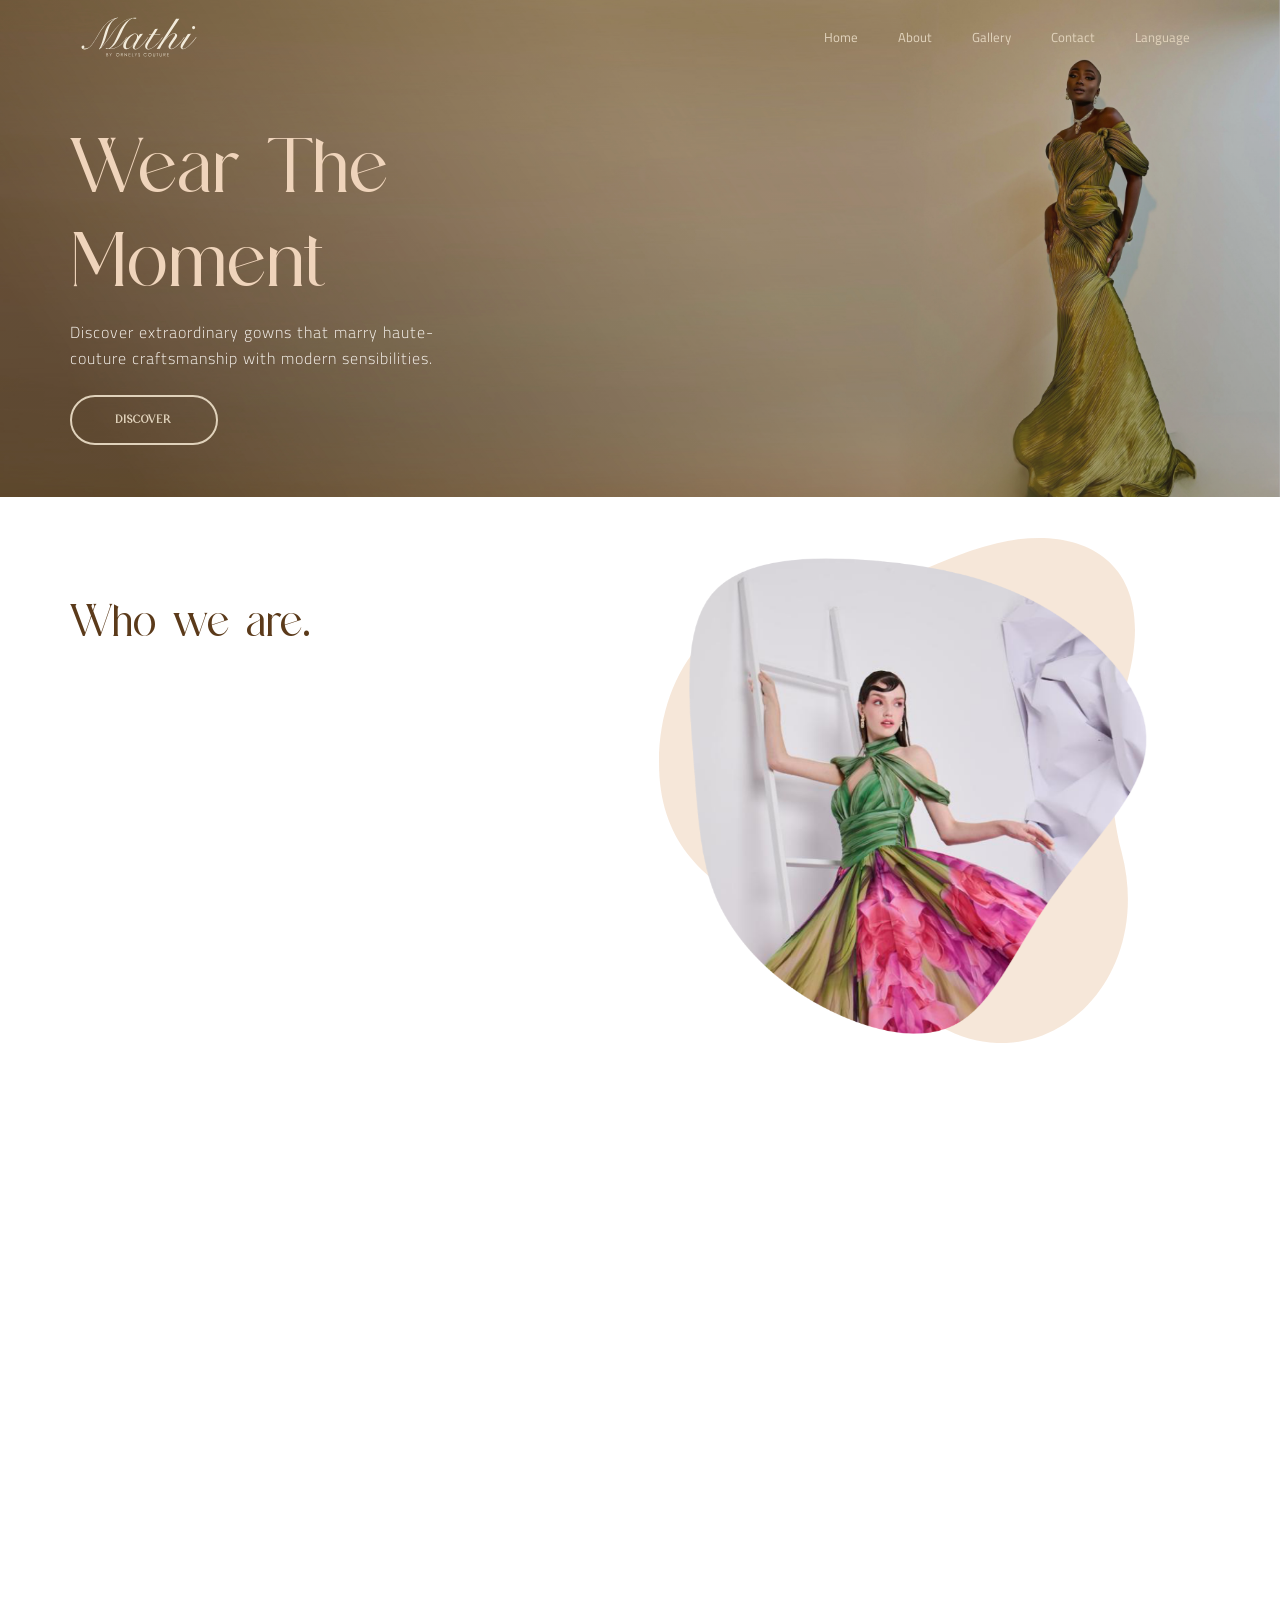
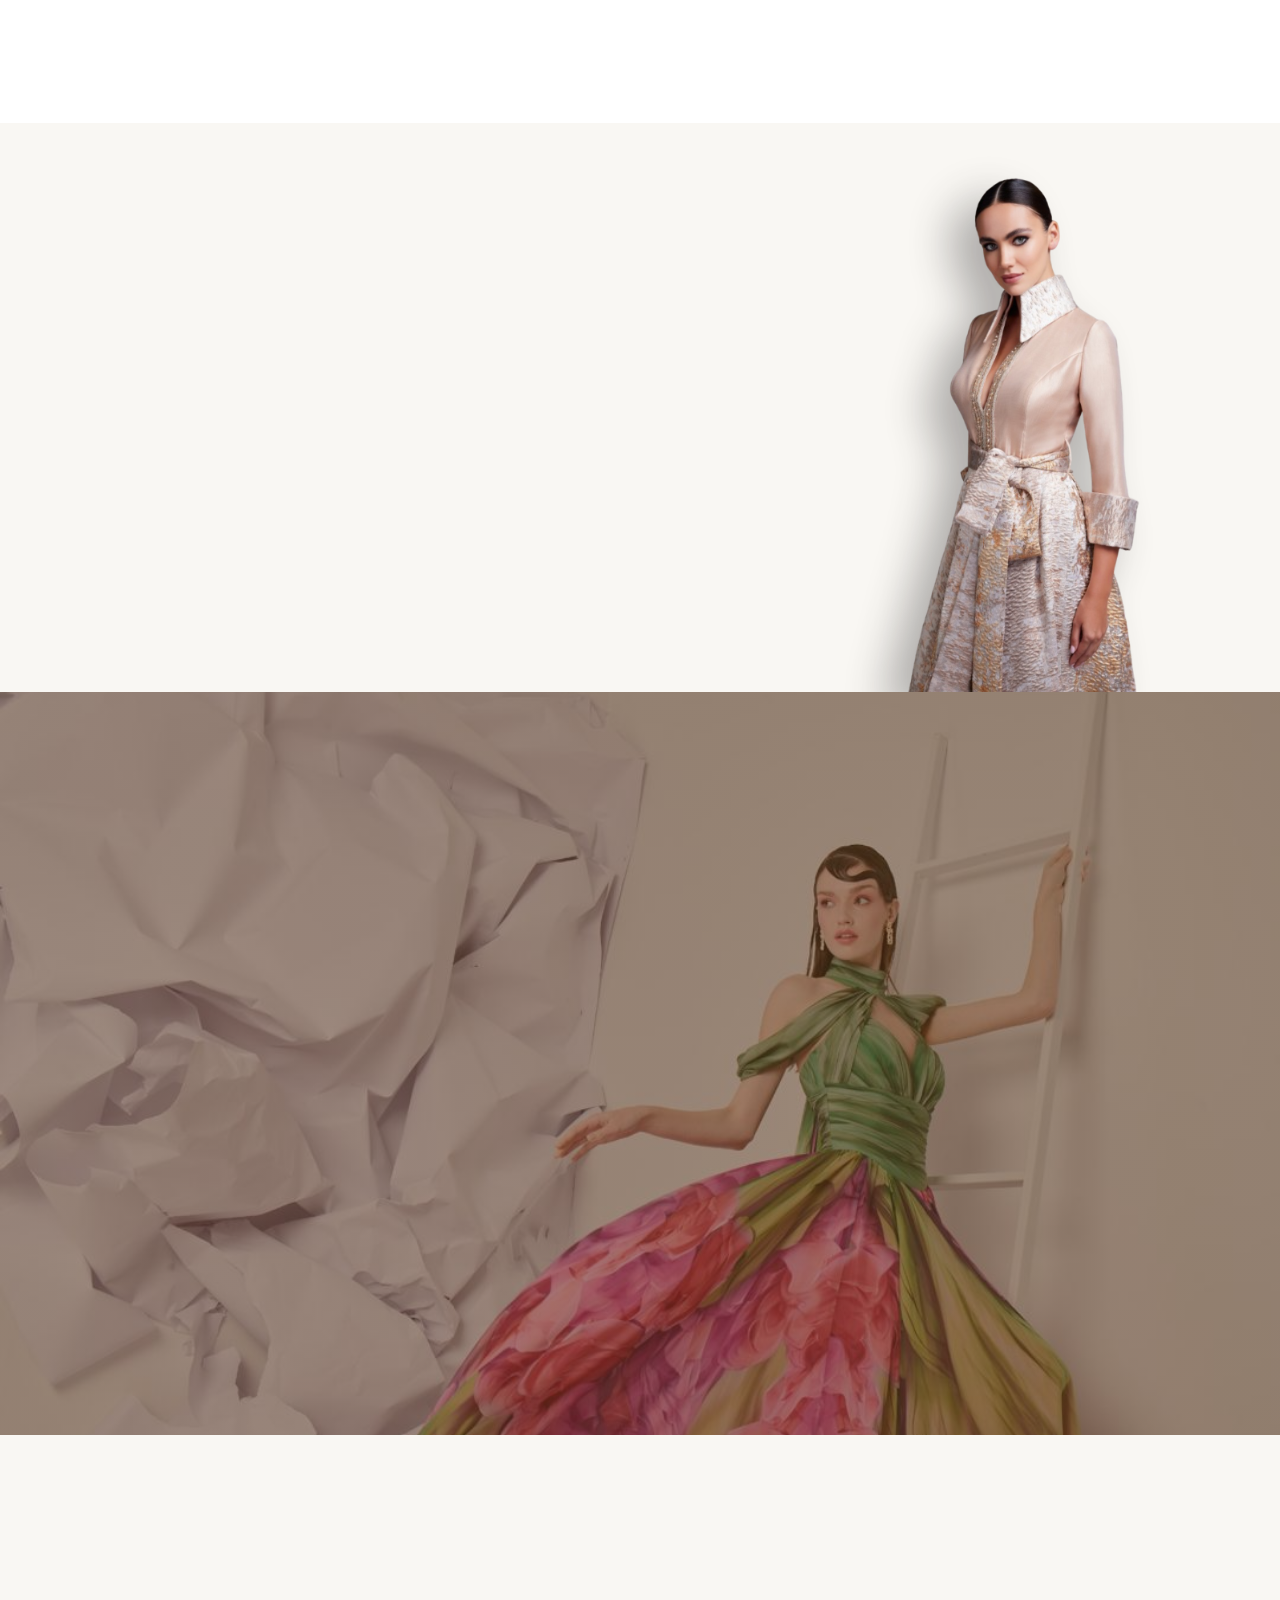
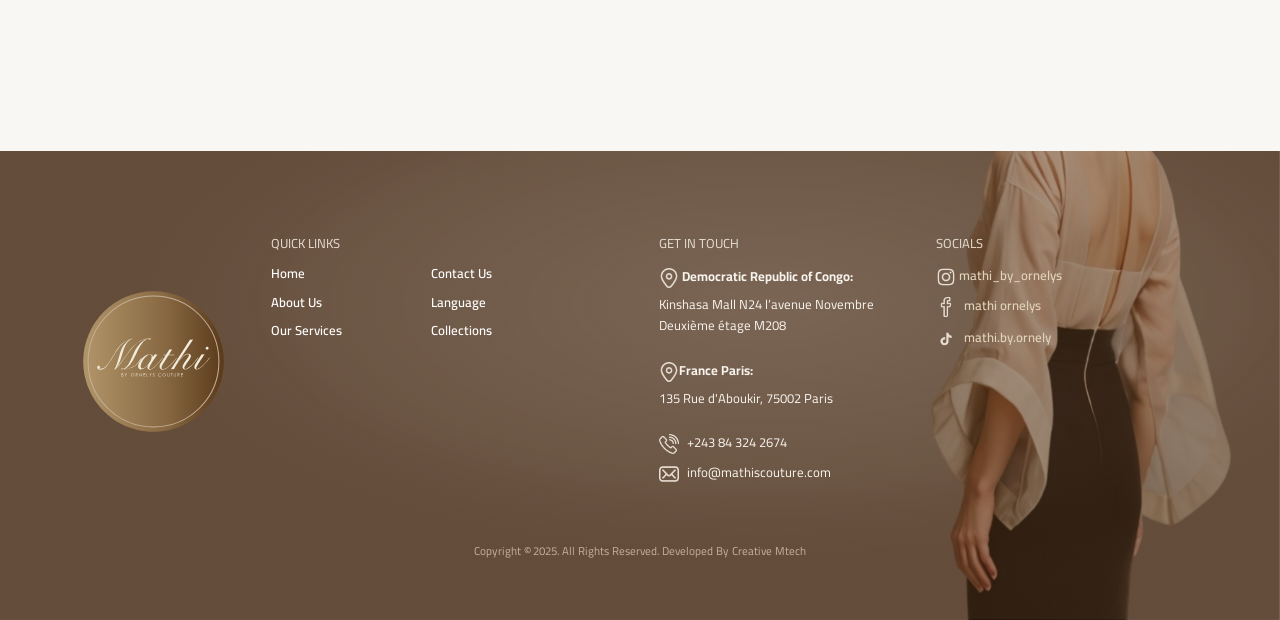
<file: index.html>
<!DOCTYPE html>
<html style="font-size: 13px;" lang="en-ZA"><head>
    <link rel="apple-touch-icon" sizes="180x180" href="/apple-touch-icon.png">
<link rel="icon" type="image/png" sizes="32x32" href="/favicon-32x32.png">
<link rel="icon" type="image/png" sizes="16x16" href="/favicon-16x16.png">
<link rel="manifest" href="/site.webmanifest">
    <meta name="viewport" content="width=device-width, initial-scale=1.0">
    <meta charset="utf-8">
    <meta name="keywords" content="Evening dresses Kinshasa
Mathi&amp;apos;s boutique
Ornelys Couture
Luxury evening wear
Designer dresses Congo
Custom evening gowns
Fashion boutique Kinshasa
Elegant dresses for women
Artisan quality dresses
Personalized fashion services
Unique dress designs
Kinshasa fashion store
Women&amp;apos;s evening wear
Couture dresses Kinshasa
Mathi by Ornelys">
    <meta name="description" content="Discover Mathi's, a premier evening dress boutique in Kinshasa, Congo, inspired by Ornelys Couture. Explore unique, artisan-quality dresses designed to celebrate femininity and elegance. Visit us at Kinshasa Mall or book a consultation today!">
    <title>Mathi's - Luxury Evening Dresses in Kinshasa | Ornelys Couture</title>
    <link rel="stylesheet" href="nicepage.css" media="screen">
<link rel="stylesheet" href="index.css" media="screen">
    <script class="u-script" type="text/javascript" src="jquery.js" defer=""></script>
    <script class="u-script" type="text/javascript" src="nicepage.js" defer=""></script>
    <meta name="generator" content="onedime.co.za">
    <meta property="og:title" content="Mathi's: Elegant Evening Dresses in Kinshasa">
    <meta property="og:description" content="Step into Mathi's, where artisan craftsmanship meets timeless elegance. Discover unique evening dresses inspired by Ornelys Couture at our Kinshasa boutique. Visit us today!">
    <meta property="og:image" content="https://mathi.com/images/mathi-logo.svg">
    <meta property="og:url" content="https://mathi.com">
    <link rel="canonical" href="https://mathi.com">
    <link rel="icon" href="images/favicon.png">
    
    
    
    
    
    
    
    
    
    
    <link id="u-theme-google-font" rel="stylesheet" href="https://fonts.googleapis.com/css?family=Cairo:200,300,400,500,600,700,800,900">
    <link id="u-page-google-font" rel="stylesheet" href="https://fonts.googleapis.com/css?family=Cairo:200,300,400,500,600,700,800,900">
    <script type="application/ld+json">{
		"@context": "http://schema.org",
		"@type": "Organization",
		"name": "Mathi",
		"url": "https://mathi.com",
		"logo": "images/mathi-logo-horizontal1.svg"
}</script>
    <meta name="theme-color" content="#478ac9">
    <meta property="og:type" content="website">
  <meta data-intl-tel-input-cdn-path="intlTelInput/"></head>
  <body data-home-page="Home.html" data-home-page-title="Home" data-path-to-root="./" data-include-products="false" class="u-body u-overlap u-overlap-contrast u-overlap-transparent u-stick-footer u-xl-mode" data-lang="en"><header class="u-clearfix u-header u-header" id="header"><div class="u-clearfix u-sheet u-valign-middle-lg u-valign-middle-sm u-sheet-1">
        <a href="./" data-page-id="1548714465" class="u-image u-logo u-image-1" data-image-width="1067" data-image-height="411">
          <img src="images/mathi-logo-horizontal1.svg" class="u-logo-image u-logo-image-1" title="Home">
        </a>
        <nav class="u-dropdown-icon u-menu u-menu-dropdown u-offcanvas u-menu-1" role="navigation" aria-label="Menu navigation">
          <div class="menu-collapse" style="font-size: 1rem; letter-spacing: 0px;">
            <a class="u-button-style u-custom-border-radius u-custom-left-right-menu-spacing u-custom-padding-bottom u-custom-text-active-color u-custom-text-color u-custom-text-hover-color u-custom-top-bottom-menu-spacing u-file-icon u-hamburger-link u-nav-link u-text-active-palette-3-light-2 u-text-hover-palette-3-light-2 u-text-palette-4-light-2 u-file-icon-1" href="#" tabindex="-1" aria-label="Open menu" aria-controls="d1fb">
              <img src="images/177041-9ea783b5.png" alt="">
            </a>
          </div>
          <div class="u-custom-menu u-nav-container">
            <ul role="menubar" class="u-nav u-unstyled u-nav-1"><li role="none" class="u-nav-item"><a role="menuitem" class="u-button-style u-nav-link u-radius u-text-active-palette-3-light-3 u-text-hover-palette-3-light-3 u-text-palette-3-light-2" href="./" style="padding: 10px 20px; --radius: 15px;">Home</a>
</li><li role="none" class="u-nav-item"><a role="menuitem" class="u-button-style u-nav-link u-radius u-text-active-palette-3-light-3 u-text-hover-palette-3-light-3 u-text-palette-3-light-2" href="About.html" style="padding: 10px 20px; --radius: 15px;">About</a>
</li><li role="none" class="u-nav-item"><a role="menuitem" class="u-button-style u-nav-link u-radius u-text-active-palette-3-light-3 u-text-hover-palette-3-light-3 u-text-palette-3-light-2" href="Gallery.html" style="padding: 10px 20px; --radius: 15px;">Gallery</a>
</li><li role="none" class="u-nav-item"><a role="menuitem" class="u-button-style u-nav-link u-radius u-text-active-palette-3-light-3 u-text-hover-palette-3-light-3 u-text-palette-3-light-2" href="Contact.html" style="padding: 10px 20px; --radius: 15px;">Contact</a>
</li><li role="none" class="u-nav-item"><a role="menuitem" class="u-button-style u-nav-link u-radius u-text-active-palette-3-light-3 u-text-hover-palette-3-light-3 u-text-palette-3-light-2 u-dialog-link" href="#popup-5e5a" style="padding: 10px 20px; --radius: 15px;">Language</a>
</li></ul>
</div>
</li></ul>
          </div>
          <div class="u-custom-menu u-nav-container-collapse" id="d1fb" role="region" aria-label="Menu panel">
            <div class="u-container-style u-inner-container-layout u-opacity u-opacity-95 u-palette-2-base u-sidenav">
              <div class="u-inner-container-layout u-sidenav-overflow">
                <div class="u-menu-close" tabindex="-1" aria-label="Close menu"></div>
                <ul class="u-align-center u-nav u-popupmenu-items u-unstyled u-nav-3" role="menubar"><li role="none" class="u-nav-item"><a role="menuitem" class="u-button-style u-nav-link" href="./">Home</a>
</li><li role="none" class="u-nav-item"><a role="menuitem" class="u-button-style u-nav-link" href="About.html">About</a>
</li><li role="none" class="u-nav-item"><a role="menuitem" class="u-button-style u-nav-link" href="Gallery.html">Gallery</a>
</li><li role="none" class="u-nav-item"><a role="menuitem" class="u-button-style u-nav-link" href="Contact.html">Contact</a>
</li><li role="none" class="u-nav-item"><a tabindex="-1" role="menuitem" class="u-button-style u-nav-link u-dialog-link" href="#popup-5e5a">Language</a>
</li></ul>
</div>
</li></ul>
              </div>
            </div>
            <div class="u-black u-menu-overlay u-opacity u-opacity-70"></div>
          </div>
        </nav>
      </div></header> 
    <section class="u-align-center u-clearfix u-container-align-center u-container-align-center-lg u-container-align-center-xl u-image u-shading u-section-1" id="sec-b9d9" data-image-width="3544" data-image-height="1418">
      <div class="u-clearfix u-sheet u-valign-middle-sm u-sheet-1">
        <h1 class="u-align-left u-text u-text-1" data-animation-name="customAnimationIn" data-animation-duration="1000" data-animation-delay="0"> Wear The&nbsp;<br> Moment
        </h1>
        <p class="u-align-left u-text u-text-palette-3-light-3 u-text-2" data-animation-name="customAnimationIn" data-animation-duration="1000" data-animation-delay="200"> Discover extraordinary gowns that marry haute-couture craftsmanship with modern sensibilities.&nbsp;</p>
        <a href="./#carousel_3839" data-page-id="1548714465" class="u-border-2 u-border-hover-palette-3-light-1 u-border-palette-3-light-2 u-btn u-button-style u-none u-radius u-text-palette-3-light-2 u-btn-1" data-animation-name="customAnimationIn" data-animation-duration="1000" data-animation-delay="400">DISCOVER</a>
      </div>
    </section>
    <section class="u-clearfix u-valign-middle-lg u-valign-middle-sm u-white u-section-2" id="carousel_3839">
      <div class="data-layout-selected u-clearfix u-layout-wrap u-layout-wrap-1">
        <div class="u-layout" style="">
          <div class="u-layout-row" style="">
            <div class="u-container-style u-layout-cell u-shape-rectangle u-size-25-lg u-size-25-xl u-size-60-md u-size-60-sm u-size-60-xs u-layout-cell-1" data-animation-name="customAnimationIn" data-animation-duration="1500" data-animation-delay="500">
              <div class="u-container-layout u-valign-middle-lg u-valign-middle-sm u-container-layout-1">
                <div class="u-clearfix u-expanded-width u-group-elements u-group-elements-1">
                  <h3 class="u-align-left u-text u-text-palette-2-base u-text-1" data-animation-name="customAnimationIn" data-animation-duration="1000" data-animation-delay="0">Who we are.</h3>
                  <div class="u-border-3 u-border-palette-3-base u-line u-line-horizontal u-line-1" data-animation-name="customAnimationIn" data-animation-duration="1000" data-animation-delay="200"></div>
                </div>
                <p class="u-align-justify u-text u-text-palette-5-dark-2 u-text-2" data-animation-name="customAnimationIn" data-animation-duration="1000" data-animation-delay="400"> Mathi's is an evening dress boutique in Kinshasa, Congo, born from the passion of its founder, a lifelong fashion enthusiast inspired by Ornelys Couture, a family business. Dedicated to beauty and elegance, Mathi's creates unique, artisan-quality dresses that celebrate femininity and style, ensuring every woman shines at her most memorable moments.&nbsp;<br>
                  <br>Discover more about our story and creations at Mathi's – visit our About page to explore the world where every dress tells a story!
                </p>
                <a href="About.html" data-page-id="17250824" class="u-border-hover-palette-3-light-1 u-border-none u-btn u-button-style u-hover-palette-3-light-1 u-palette-3-base u-radius u-text-palette-3-light-3 u-btn-1" data-animation-name="customAnimationIn" data-animation-duration="1000" data-animation-delay="600" title="About">DISCOVER</a>
              </div>
            </div>
            <div class="u-align-center u-container-align-center u-container-style u-layout-cell u-size-35-lg u-size-35-xl u-size-60-md u-size-60-sm u-size-60-xs u-layout-cell-2">
              <div class="u-container-layout u-container-layout-2">
                <div class="u-expanded-width-xs u-opacity u-opacity-55 u-shape u-shape-svg u-text-palette-2-light-2 u-shape-1" data-animation-name="customAnimationIn" data-animation-duration="1000" data-animation-delay="0">
                  <svg class="u-svg-link" preserveAspectRatio="none" viewBox="0 0 160 160" style=""><use xlink:href="#svg-293e"></use></svg>
                  <svg class="u-svg-content" viewBox="0 0 160 160" x="0px" y="0px" id="svg-293e"><path d="M157.4,45.5c11.3-39.1-16.3-50.2-43.8-43.8c-25.2,5.8-35.5,17.2-61,16.5C21.7,17.4,0,39.8,0,71.3
	c0,49.1,58.2,47.8,76.2,68.5c38.8,44.7,92.8,8.2,79.3-40.3C148.1,73.2,155.9,50.6,157.4,45.5z"></path></svg>
                </div>
                <img class="u-expanded-width-sm u-expanded-width-xs u-image u-image-contain u-image-1" src="images/mathi-3.png" data-image-width="710" data-image-height="738" data-animation-name="customAnimationIn" data-animation-duration="1000" data-animation-delay="200">
                <div class="u-gradient u-opacity u-opacity-60 u-shape u-shape-circle u-shape-2" data-animation-name="customAnimationIn" data-animation-duration="1000" data-animation-delay="400"></div>
              </div>
            </div>
          </div>
        </div>
      </div>
    </section>
    <section class="u-align-center u-clearfix u-container-align-center u-white u-section-3" id="carousel_81fa">
      <div class="u-clearfix u-sheet u-valign-middle-md u-valign-middle-sm u-sheet-1">
        <div class="u-clearfix u-expanded-width u-group-elements u-group-elements-1">
          <h3 class="u-align-left u-text u-text-palette-2-base u-text-1" data-animation-name="customAnimationIn" data-animation-duration="1000" data-animation-delay="0"> Our Services.</h3>
          <div class="u-border-3 u-border-palette-3-base u-line u-line-horizontal u-line-1" data-animation-name="customAnimationIn" data-animation-duration="1000" data-animation-delay="200"></div>
        </div>
        <div class="u-expanded-width u-list u-list-1">
          <div class="u-repeater u-repeater-1">
            <div class="u-align-center u-container-align-center u-container-style u-gradient u-hover-feature u-list-item u-radius-20 u-repeater-item u-shape-round u-list-item-1" data-animation-name="customAnimationIn" data-animation-duration="1000" data-animation-delay="400">
              <div class="u-container-layout u-similar-container u-valign-top-lg u-valign-top-md u-valign-top-sm u-valign-top-xs u-container-layout-1">
                <div class="u-align-center u-container-align-center u-container-style u-group u-palette-4-light-2 u-preserve-proportions u-radius-50 u-shape-round u-group-1" data-animation-name="customAnimationIn" data-animation-duration="1500">
                  <div class="u-container-layout u-container-layout-2"><span class="u-align-center u-file-icon u-icon u-text-palette-3-base u-icon-1"><img src="images/29820-261397e6.png" alt=""></span>
                  </div>
                </div>
                <h5 class="u-text u-text-palette-2-base u-text-2" data-animation-name="customAnimationIn" data-animation-duration="1500" data-animation-delay="500"> Bespoke Consultations</h5>
                <p class="u-text u-text-default u-text-grey-50 u-text-3" data-animation-name="customAnimationIn" data-animation-duration="1500" data-animation-delay="0"> Personal styling sessions tailored to your vision and occasion, ensuring every detail reflects your unique style</p>
              </div>
            </div>
            <div class="u-align-center u-container-align-center u-container-align-left-lg u-container-align-left-md u-container-align-left-sm u-container-align-left-xl u-container-style u-gradient u-hover-feature u-list-item u-radius-20 u-repeater-item u-shape-round u-video-cover u-list-item-2" data-animation-name="customAnimationIn" data-animation-duration="1000" data-animation-delay="400">
              <div class="u-container-layout u-similar-container u-valign-top-lg u-valign-top-md u-valign-top-sm u-valign-top-xs u-container-layout-3">
                <div class="u-align-center u-container-align-center u-container-style u-group u-palette-4-light-2 u-preserve-proportions u-radius-50 u-shape-round u-group-2" data-animation-name="customAnimationIn" data-animation-duration="1500">
                  <div class="u-container-layout u-container-layout-4"><span class="u-align-center u-file-icon u-icon u-text-palette-3-base u-icon-2"><img src="images/760911-e7ddca44.png" alt=""></span>
                  </div>
                </div>
                <h5 class="u-text u-text-palette-2-base u-text-4" data-animation-name="customAnimationIn" data-animation-duration="1500" data-animation-delay="500"> Couture Alterations</h5>
                <p class="u-text u-text-default u-text-grey-50 u-text-5" data-animation-name="customAnimationIn" data-animation-duration="1500" data-animation-delay="0"> Master tailoring techniques passed through generations, guaranteeing a flawless fit that enhances your silhouette.</p>
              </div>
            </div>
            <div class="u-align-center u-container-align-center u-container-align-left-lg u-container-align-left-md u-container-align-left-sm u-container-align-left-xl u-container-style u-gradient u-hover-feature u-list-item u-radius-20 u-repeater-item u-shape-round u-video-cover u-list-item-3" data-animation-name="customAnimationIn" data-animation-duration="1000" data-animation-delay="400">
              <div class="u-container-layout u-similar-container u-valign-top-lg u-valign-top-md u-valign-top-sm u-valign-top-xs u-container-layout-5">
                <div class="u-align-center u-container-align-center u-container-style u-group u-palette-4-light-2 u-preserve-proportions u-radius-50 u-shape-round u-group-3" data-animation-name="customAnimationIn" data-animation-duration="1500">
                  <div class="u-container-layout u-container-layout-6"><span class="u-align-center u-file-icon u-icon u-text-palette-3-base u-icon-3"><img src="images/2022103-fe1d7557.png" alt=""></span>
                  </div>
                </div>
                <h5 class="u-text u-text-palette-2-base u-text-6" data-animation-name="customAnimationIn" data-animation-duration="1500" data-animation-delay="500"> Exclusive Collections</h5>
                <p class="u-text u-text-default u-text-grey-50 u-text-7" data-animation-name="customAnimationIn" data-animation-duration="1500" data-animation-delay="0"> Limited-edition designs and collaborations with renowned designers, offering truly one-of-a-kind pieces.</p>
              </div>
            </div>
            <div class="u-align-center u-container-align-center u-container-align-left-lg u-container-align-left-md u-container-align-left-sm u-container-align-left-xl u-container-style u-gradient u-hover-feature u-list-item u-radius-20 u-repeater-item u-shape-round u-video-cover u-list-item-4" data-animation-name="customAnimationIn" data-animation-duration="1000" data-animation-delay="400">
              <div class="u-container-layout u-similar-container u-valign-top-lg u-valign-top-md u-valign-top-sm u-valign-top-xs u-container-layout-7">
                <div class="u-align-center u-container-align-center u-container-style u-group u-palette-4-light-2 u-preserve-proportions u-radius-50 u-shape-round u-group-4" data-animation-name="customAnimationIn" data-animation-duration="1500">
                  <div class="u-container-layout u-container-layout-8"><span class="u-align-center u-file-icon u-icon u-text-palette-3-base u-icon-4"><img src="images/2392025-677821a1.png" alt=""></span>
                  </div>
                </div>
                <h5 class="u-text u-text-palette-2-base u-text-8" data-animation-name="customAnimationIn" data-animation-duration="1500" data-animation-delay="500"> White-Glove Service</h5>
                <p class="u-text u-text-default u-text-grey-50 u-text-9" data-animation-name="customAnimationIn" data-animation-duration="1500" data-animation-delay="0"> From first consultation to final flourish, experience luxury service that makes every moment memorable.</p>
              </div>
            </div>
          </div>
        </div>
        <a href="About.html" data-page-id="17250824" class="u-align-left u-border-hover-palette-3-light-1 u-border-none u-btn u-button-style u-hover-palette-3-light-1 u-palette-3-base u-radius u-text-palette-3-light-3 u-btn-1" data-animation-name="customAnimationIn" data-animation-duration="1000" data-animation-delay="600" title="About">Get In Touch</a>
      </div>
      
      
      
      
    </section>
    <section class="u-clearfix u-palette-4-light-3 u-section-4" id="block-1">
      <div class="u-clearfix u-sheet u-valign-bottom-lg u-valign-bottom-md u-valign-bottom-sm u-sheet-1">
        <div class="data-layout-selected u-clearfix u-expanded-width u-layout-wrap u-layout-wrap-1">
          <div class="u-layout">
            <div class="u-layout-row">
              <div class="u-container-style u-layout-cell u-size-40 u-layout-cell-1">
                <div class="u-container-layout u-valign-middle u-container-layout-1">
                  <h1 class="u-align-left u-text u-text-1" data-animation-name="customAnimationIn" data-animation-duration="1000" data-animation-delay="0">Custom Designs</h1>
                  <h1 class="u-align-left u-text u-text-palette-3-base u-text-2" data-animation-name="customAnimationIn" data-animation-duration="1000" data-animation-delay="0">From Master Craftspeople</h1>
                </div>
              </div>
              <div class="u-container-style u-image u-layout-cell u-size-20 u-image-1" data-image-width="947" data-image-height="1418">
                <div class="u-container-layout u-valign-bottom-lg u-valign-bottom-md u-valign-bottom-sm u-valign-bottom-xs u-container-layout-2"></div>
              </div>
            </div>
          </div>
        </div>
      </div>
    </section>
    <section class="u-clearfix u-image u-shading u-section-5" id="sec-64f0" data-image-width="1080" data-image-height="719">
      <div class="u-clearfix u-sheet u-sheet-1">
        <div class="u-clearfix u-expanded-width u-group-elements u-group-elements-1">
          <h3 class="u-align-left u-text u-text-palette-3-light-2 u-text-1" data-animation-name="customAnimationIn" data-animation-duration="1000" data-animation-delay="0"> Our Collections.</h3>
          <div class="u-border-3 u-border-palette-3-base u-line u-line-horizontal u-line-1" data-animation-name="customAnimationIn" data-animation-duration="1000" data-animation-delay="200"></div>
        </div>
        <div class="u-expanded-width u-list u-list-1">
          <div class="u-repeater u-repeater-1">
            <div class="u-container-style u-gradient u-hover-feature u-list-item u-radius-20 u-repeater-item u-shape-round u-list-item-1" data-animation-name="customAnimationIn" data-animation-duration="1000" data-animation-delay="400">
              <div class="u-container-layout u-similar-container u-container-layout-1">
                <div class="u-container-style u-expanded-width u-group u-image u-image-1" data-image-width="1200" data-image-height="1600">
                  <div class="u-container-layout u-container-layout-2"></div>
                </div>
                <div class="u-container-style u-expanded-width u-group u-shape-rectangle u-group-2">
                  <div class="u-container-layout u-container-layout-3">
                    <h5 class="u-text u-text-default u-text-palette-2-base u-text-2"> Midnight Elegance</h5>
                    <p class="u-text u-text-default u-text-palette-5-dark-1 u-text-3"> Luxurious gold metallic gown with intricate beadwork</p>
                  </div>
                </div>
              </div>
            </div>
            <div class="u-container-style u-gradient u-hover-feature u-list-item u-radius-20 u-repeater-item u-shape-round u-video-cover u-list-item-2" data-animation-name="customAnimationIn" data-animation-duration="1000" data-animation-delay="400">
              <div class="u-container-layout u-similar-container u-container-layout-4">
                <div class="u-container-style u-expanded-width u-group u-image u-image-2" data-image-width="637" data-image-height="1080">
                  <div class="u-container-layout u-container-layout-5"></div>
                </div>
                <div class="u-container-style u-expanded-width u-group u-shape-rectangle u-group-4">
                  <div class="u-container-layout u-container-layout-6">
                    <h5 class="u-text u-text-default u-text-palette-2-base u-text-4"> Rose Garden</h5>
                    <p class="u-text u-text-default u-text-palette-5-dark-1 u-text-5"> Playful pink polka dot dress with modern silhouette</p>
                  </div>
                </div>
              </div>
            </div>
            <div class="u-container-style u-gradient u-hover-feature u-list-item u-radius-20 u-repeater-item u-shape-round u-video-cover u-list-item-3" data-animation-name="customAnimationIn" data-animation-duration="1000" data-animation-delay="400">
              <div class="u-container-layout u-similar-container u-container-layout-7">
                <div class="u-container-style u-expanded-width u-group u-image u-image-3" data-image-width="1066" data-image-height="1600">
                  <div class="u-container-layout u-container-layout-8"></div>
                </div>
                <div class="u-container-style u-expanded-width u-group u-shape-rectangle u-group-6">
                  <div class="u-container-layout u-container-layout-9">
                    <h5 class="u-text u-text-default u-text-palette-2-base u-text-6"> Classic Noir</h5>
                    <p class="u-text u-text-default u-text-palette-5-dark-1 u-text-7"> Timeless black and white ensemble with pearl details</p>
                  </div>
                </div>
              </div>
            </div>
          </div>
        </div>
      </div>
      
      
      
      
    </section>
    <section class="u-clearfix u-palette-4-light-3 u-section-6" id="block-2">
      <div class="u-clearfix u-sheet u-valign-middle-lg u-valign-middle-md u-valign-middle-xl u-valign-middle-xs u-valign-top-sm u-sheet-1">
        <div class="data-layout-selected u-clearfix u-expanded-width u-layout-wrap u-layout-wrap-1">
          <div class="u-layout">
            <div class="u-layout-row">
              <div class="u-container-style u-layout-cell u-size-39 u-layout-cell-1">
                <div class="u-container-layout u-container-layout-1">
                  <div class="custom-expanded u-clearfix u-container-align-left u-group-elements u-group-elements-1">
                    <h3 class="u-align-left u-text u-text-1" data-animation-name="customAnimationIn" data-animation-duration="1000" data-animation-delay="0"> Don't See Your Perfect Gown?</h3>
                    <div class="u-align-left u-border-3 u-border-palette-3-base u-line u-line-horizontal u-line-1" data-animation-name="customAnimationIn" data-animation-duration="1000" data-animation-delay="200"></div>
                  </div>
                  <p class="u-align-left u-text u-text-palette-5-dark-2 u-text-2" data-animation-name="customAnimationIn" data-animation-duration="1000" data-animation-delay="400"> Our master craftspeople can create a completely bespoke piece tailored to your vision and measurements.</p>
                </div>
              </div>
              <div class="u-container-style u-layout-cell u-size-21 u-layout-cell-2">
                <div class="u-container-layout u-container-layout-2">
                  <a href="Contact.html" data-page-id="327301569" class="u-align-left u-border-hover-palette-3-light-1 u-border-none u-btn u-button-style u-hover-palette-3-light-1 u-palette-3-base u-radius u-text-palette-3-light-3 u-btn-1" data-animation-name="customAnimationIn" data-animation-duration="1000" data-animation-delay="600" title="About">CONTACT US</a>
                </div>
              </div>
            </div>
          </div>
        </div>
      </div>
    </section>


    
    
    
    <footer class="u-align-center u-clearfix u-container-align-center u-footer u-image u-shading u-footer" id="footer" data-image-width="3544" data-image-height="1418"><div class="u-clearfix u-sheet u-valign-middle-md u-valign-middle-xs u-sheet-1">
        <div class="data-layout-selected u-clearfix u-expanded-width u-layout-wrap u-layout-wrap-1">
          <div class="u-layout">
            <div class="u-layout-row">
              <div class="u-container-style u-layout-cell u-size-11-lg u-size-11-md u-size-11-sm u-size-11-xs u-size-9-xl u-layout-cell-1">
                <div class="u-container-layout u-container-layout-1">
                  <img class="u-expanded-height u-image u-image-contain u-image-default u-preserve-proportions u-image-1" src="images/mathi-logo1.svg" alt="" data-image-width="1316" data-image-height="1316" data-href="./" data-page-id="1548714465" title="Home">
                </div>
              </div>
              <div class="u-container-style u-layout-cell u-size-11-lg u-size-11-md u-size-11-sm u-size-11-xs u-size-9-xl u-layout-cell-2">
                <div class="u-container-layout u-valign-middle-sm u-valign-middle-xs u-container-layout-2">
                  <p class="u-text u-text-palette-4-light-2 u-text-1">QUICK LINKS</p>
                  <div class="u-align-left u-clearfix u-expanded-width-lg u-expanded-width-md u-expanded-width-sm u-expanded-width-xs u-group-elements u-group-elements-1">
                    <p class="u-align-left u-text u-text-default u-text-palette-4-light-2 u-text-2">
                      <a class="u-active-none u-border-none u-btn u-button-link u-button-style u-hover-none u-none u-text-body-alt-color u-btn-1" href="./" data-page-id="1548714465" title="Home">Home</a>
                    </p>
                    <p class="u-align-left u-text u-text-default u-text-palette-4-light-2 u-text-3">
                      <a class="u-active-none u-border-none u-btn u-button-link u-button-style u-hover-none u-none u-text-body-alt-color u-btn-2" href="About.html" data-page-id="17250824" title="Home">About Us</a>
                    </p>
                    <p class="u-text u-text-palette-4-light-2 u-text-4">
                      <a class="u-active-none u-border-none u-btn u-button-link u-button-style u-hover-none u-none u-text-body-alt-color u-btn-3" href="./#carousel_81fa" data-page-id="1548714465" title="Home">Our Services</a>
                    </p>
                  </div>
                </div>
              </div>
              <div class="u-container-style u-layout-cell u-size-13-xl u-size-9-lg u-size-9-md u-size-9-sm u-size-9-xs u-layout-cell-3">
                <div class="u-container-layout u-container-layout-3">
                  <div class="custom-expanded u-clearfix u-group-elements u-group-elements-2">
                    <p class="u-align-left u-text u-text-palette-4-light-2 u-text-5">
                      <a class="u-active-none u-border-none u-btn u-button-link u-button-style u-hover-none u-none u-text-body-alt-color u-btn-4" href="Contact.html" data-page-id="327301569" title="Home">Contact Us</a>
                    </p>
                    <p class="u-align-left u-text u-text-default u-text-palette-4-light-2 u-text-6">
                      <a class="u-active-none u-border-none u-btn u-button-link u-button-style u-dialog-link u-hover-none u-none u-text-body-alt-color u-btn-5" href="#popup-5e5a" title="Home">Language</a>
                    </p>
                    <p class="u-text u-text-palette-4-light-2 u-text-7">
                      <a class="u-active-none u-border-none u-btn u-button-link u-button-style u-hover-none u-none u-text-body-alt-color u-btn-6" href="./#sec-64f0" data-page-id="1548714465" title="Home">Collections</a>
                    </p>
                  </div>
                </div>
              </div>
              <div class="u-container-style u-layout-cell u-size-14-lg u-size-14-xl u-size-18-md u-size-18-sm u-size-18-xs u-layout-cell-4">
                <div class="u-container-layout u-valign-bottom-xl u-valign-top-lg u-valign-top-md u-valign-top-sm u-valign-top-xs u-container-layout-4">
                  <p class="u-align-left u-text u-text-palette-4-light-2 u-text-8">GET IN TOUCH</p>
                  <p class="u-align-left u-text u-text-palette-3-light-3 u-text-9"><span class="u-file-icon u-icon u-text-palette-4-light-2 u-icon-1"><img src="images/4178437-093b94db.png" alt=""></span><span style="font-weight: 700;"> Democratic Republic of Congo:</span>
                    <br> Kinshasa Mall N24 l’avenue Novembre Deuxième étage M208<br>
                  </p>
                  <p class="u-align-left u-text u-text-palette-3-light-3 u-text-10"><span class="u-file-icon u-icon u-text-palette-4-light-2 u-icon-2"><img src="images/4178437-093b94db.png" alt=""></span><span style="font-weight: 700;">France Paris:</span>
                    <br>135 Rue d'Aboukir, 75002 Paris<br>
                  </p>
                  <p class="u-align-left u-text u-text-palette-3-light-3 u-text-11"><span class="u-file-icon u-icon u-text-palette-4-light-2 u-icon-3"><img src="images/327589-1749e15a.png" alt=""></span> +243 84 324 2674&nbsp;<br>
                  </p>
                  <p class="u-align-left u-text u-text-palette-3-light-3 u-text-12"><span class="u-file-icon u-icon u-text-palette-4-light-2 u-icon-4"><img src="images/7379708-7b7f9f69.png" alt=""></span>&nbsp;​​​info@mathiscouture.com&nbsp;<br>
                  </p>
                </div>
              </div>
              <div class="u-container-style u-layout-cell u-size-11-md u-size-11-sm u-size-11-xs u-size-15-lg u-size-15-xl u-layout-cell-5">
                <div class="u-container-layout u-valign-top-lg u-valign-top-sm u-valign-top-xs u-container-layout-5">
                  <p class="u-align-left u-text u-text-palette-4-light-2 u-text-13">SocialS</p>
                  <p class="u-align-left u-text u-text-palette-3-light-3 u-text-14">
                    <a class="u-active-none u-border-none u-btn u-button-link u-button-style u-hover-none u-none u-text-palette-3-light-2 u-btn-7" href="https://www.instagram.com/mathi__by_ornelys/" target="_blank"><span class="u-file-icon u-icon u-text-palette-4-light-2 u-icon-5"><img src="images/instagram-54-b095b275.png" alt=""></span> mathi_by_ornelys
                    </a>
                  </p>
                  <p class="u-align-left u-text u-text-palette-3-light-3 u-text-15">
                    <a class="u-active-none u-border-none u-btn u-button-link u-button-style u-hover-none u-none u-text-palette-3-light-2 u-btn-8" href="https://www.facebook.com/profile.php?id=61578710638908" target="_blank"><span class="u-file-icon u-icon u-text-palette-4-light-2 u-icon-6"><img src="images/facebook-206-40363356.png" alt=""></span> mathi ornelys<br>
                    </a>
                  </p>
                  <p class="u-align-left u-text u-text-palette-3-light-3 u-text-16">
                    <a class="u-active-none u-border-none u-btn u-button-link u-button-style u-hover-none u-none u-text-palette-3-light-2 u-btn-9" href="https://www.tiktok.com/@mathi.by.ornelys?_t=ZM-8yFSonnXRg5&amp;_r=1" target="_blank"><span class="u-file-icon u-icon u-text-palette-4-light-2 u-icon-7"><img src="images/icon_tiktok-1-60a61af8.png" alt=""></span> mathi.by.ornely<br>
                    </a>
                  </p>
                </div>
              </div>
            </div>
          </div>
        </div>
        <p class="u-align-center u-small-text u-text u-text-palette-4-base u-text-variant u-text-17">Copyright&nbsp;<b>©&nbsp;</b>2025. All Rights Reserved. Developed By Creative Mtech
        </p>
      </div></footer>
  <section class="u-black u-clearfix u-container-style u-dialog-block u-opacity u-opacity-70 u-valign-middle-lg u-valign-middle-md u-valign-middle-sm u-valign-middle-xs u-dialog-section-10" id="popup-5e5a">
      <div class="u-container-style u-dialog u-radius u-shape-round u-white u-dialog-1">
        <div class="u-container-layout u-valign-middle-lg u-valign-middle-md u-valign-middle-sm u-valign-middle-xs u-container-layout-1">
          <br><br>
          <div style="width: 100px;" id="google_translate_element"></div>
        </div>
        <button class="u-dialog-close-button u-icon u-text-palette-2-base u-icon-1"><svg class="u-svg-link" preserveAspectRatio="xMidYMin slice" viewBox="0 0 16 16" style=""><use xmlns:xlink="http://www.w3.org/1999/xlink" xlink:href="#svg-efe9"></use></svg><svg xmlns="http://www.w3.org/2000/svg" xmlns:xlink="http://www.w3.org/1999/xlink" version="1.1" xml:space="preserve" class="u-svg-content" viewBox="0 0 16 16" x="0px" y="0px" id="svg-efe9"><rect x="7" y="0" transform="matrix(0.7071 -0.7071 0.7071 0.7071 -3.3138 8.0002)" width="2" height="16"></rect><rect x="0" y="7" transform="matrix(0.7071 -0.7071 0.7071 0.7071 -3.3138 8.0002)" width="16" height="2"></rect></svg></button>
      </div>
    </section><style>
    #google_translate_element {
  width: 100% !important;
  min-width: 100px;
  max-width: 100%;
  box-sizing: border-box;
  margin: 0 auto;
  display: block;
}
.goog-te-gadget {
  width: 100% !important;
  text-align: center;
}
.goog-te-combo {
  width: 100% !important;
  min-width: 80px;
  max-width: 100%;
}
    .u-dialog-section-10 .u-dialog-1 {
  width: 300px;
  min-height: 131px;
  height: auto;
  --radius: 16px;
  margin: 408px auto 60px;
}

.u-dialog-section-10 .u-container-layout-1 {
  padding: 22px 30px 25px;
}

.u-dialog-section-10 .u-text-1 {
  margin: 16px auto 0;
}

.u-dialog-section-10 .u-text-2 {
  margin: 18px auto 0;
}

.u-dialog-section-10 .u-icon-1 {
  width: 18px;
  height: 18px;
}

@media (max-width: 767px) {
  .u-dialog-section-10 .u-container-layout-1 {
    padding-left: 10px;
    padding-right: 10px;
  }
}</style>
<script src="https://code.jquery.com/jquery-3.6.0.js" integrity="sha256-H+K7U5CnXl1h5ywQfKtSj8PCmoN9aaq30gDh27Xc0jk=" crossorigin="anonymous"></script>      
<script type="text/javascript">
  function googleTranslateElementInit() {
    new google.translate.TranslateElement({pageLanguage: 'en'}, 'google_translate_element');
    }
</script>
<script type="text/javascript" src="//translate.google.com/translate_a/element.js?cb=googleTranslateElementInit"></script>
</body></html>
</file>
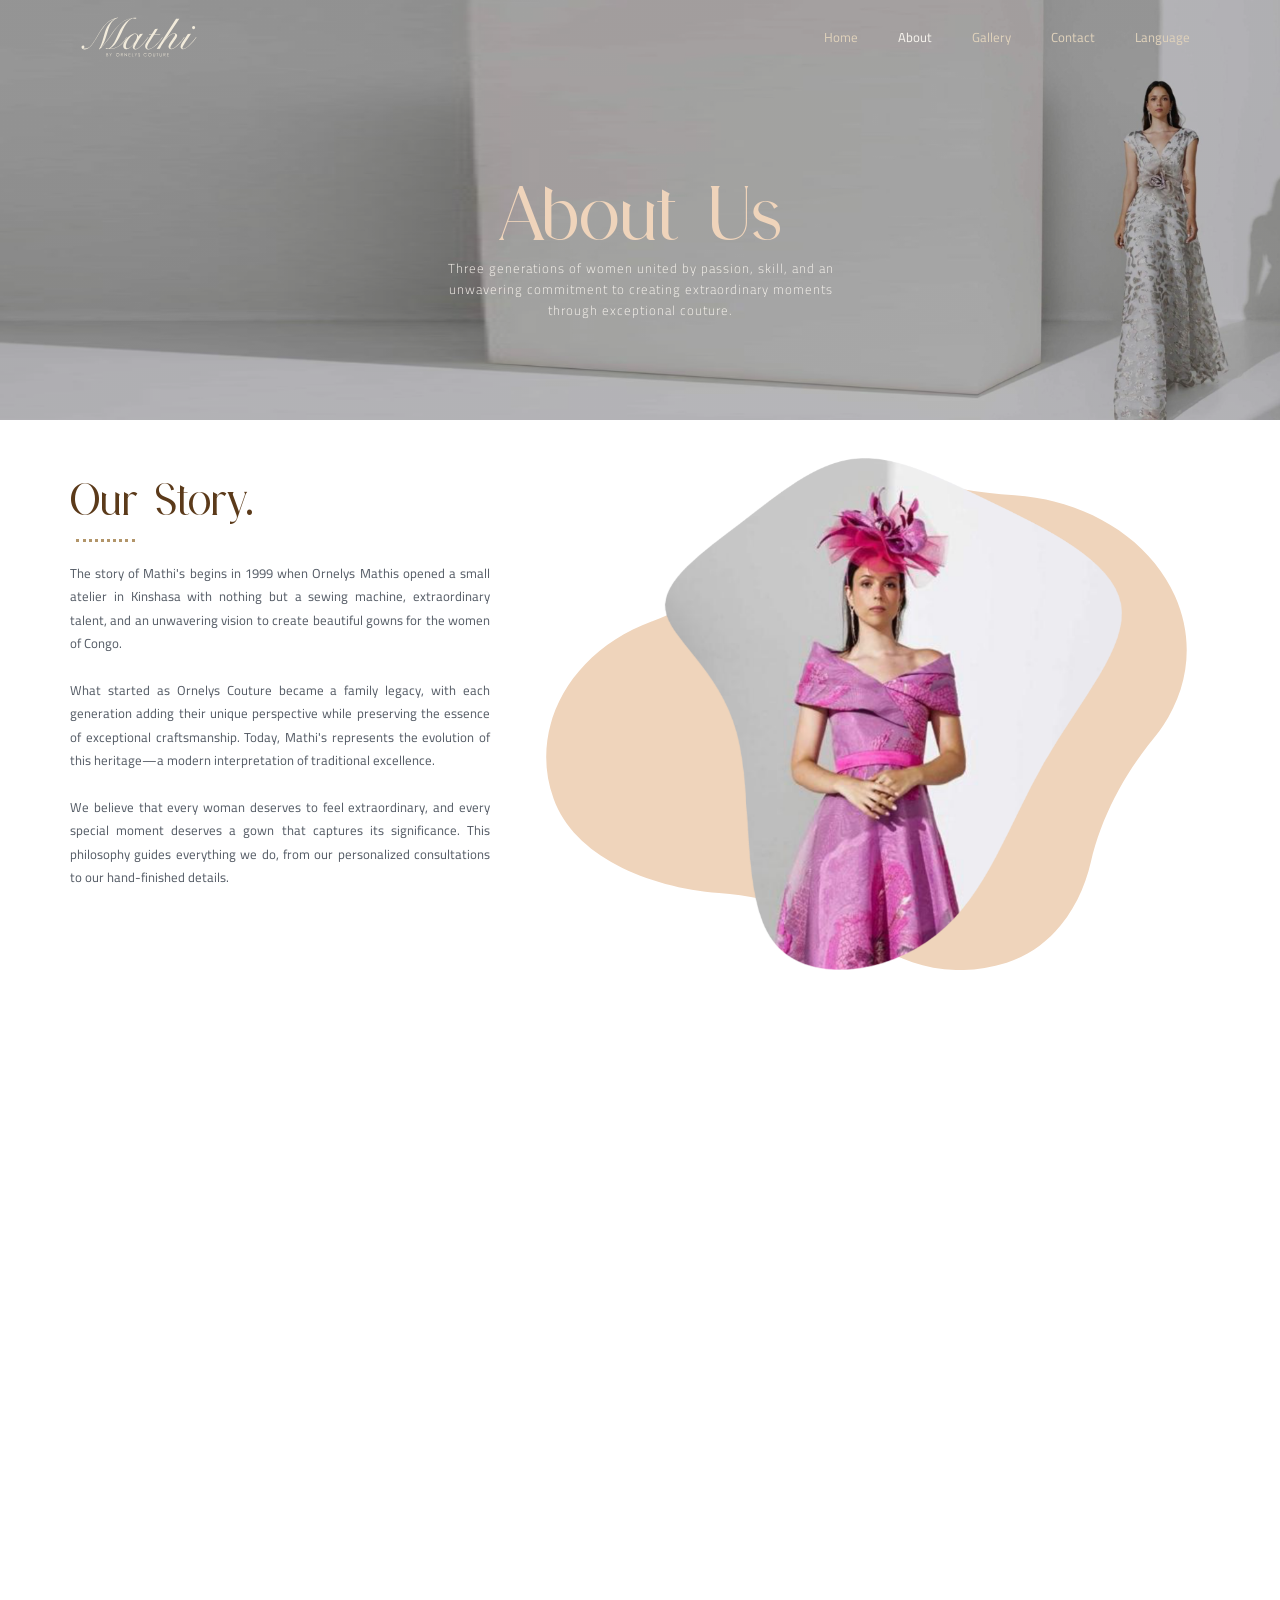
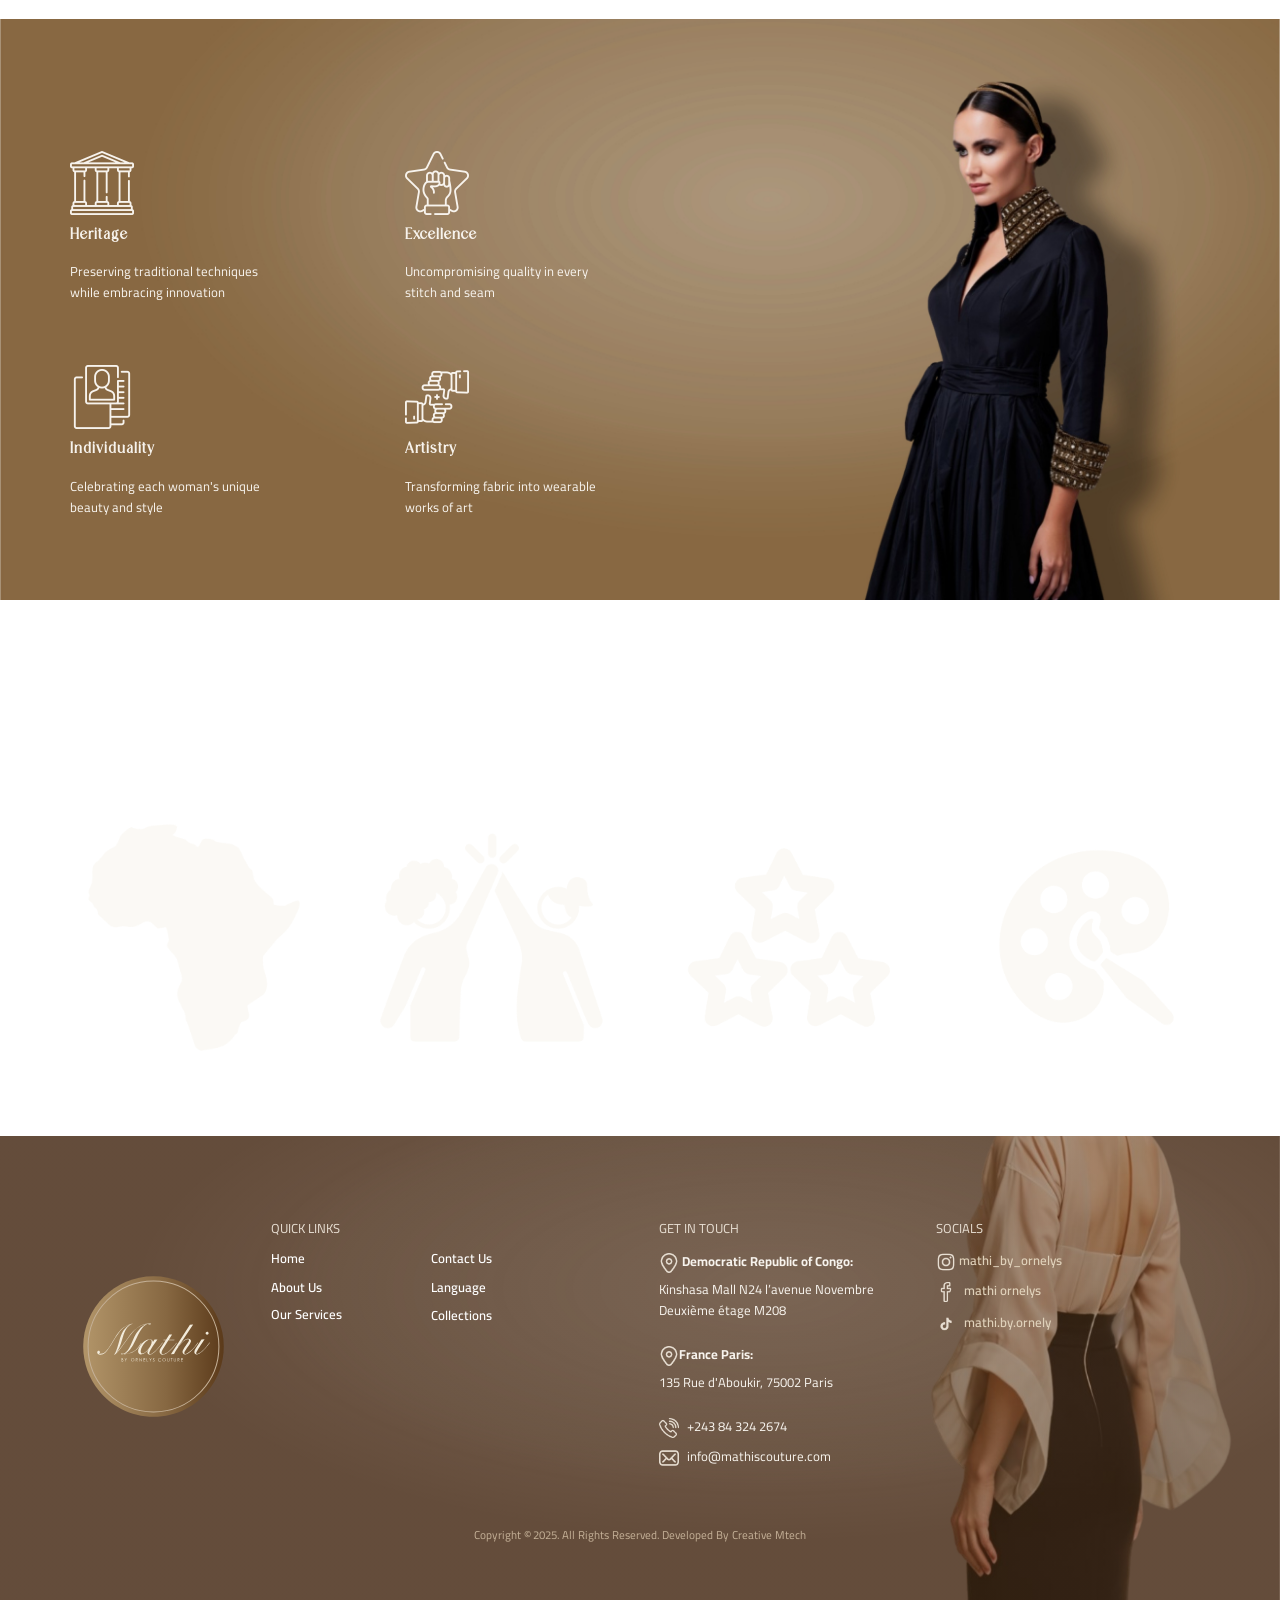
<file: About.html>
<!DOCTYPE html>
<html style="font-size: 13px;" lang="en-ZA"><head>
    <link rel="apple-touch-icon" sizes="180x180" href="/apple-touch-icon.png">
<link rel="icon" type="image/png" sizes="32x32" href="/favicon-32x32.png">
<link rel="icon" type="image/png" sizes="16x16" href="/favicon-16x16.png">
<link rel="manifest" href="/site.webmanifest">
    <meta name="viewport" content="width=device-width, initial-scale=1.0">
    <meta charset="utf-8">
    <meta name="keywords" content="Mathi&amp;apos;s boutique Kinshasa
Ornelys Couture history
Evening dresses Congo
Artisan dressmaking
Luxury fashion Kinshasa
Women&amp;apos;s couture dresses
Elegant evening wear
Fashion boutique story
Designer gowns Kinshasa
Feminine style dresses
Mathi by Ornelys
Kinshasa fashion design
Custom evening dresses
Boutique craftsmanship
Fashion passion story">
    <meta name="description" content="Learn about Mathi's, a Kinshasa evening dress boutique rooted in Ornelys Couture's legacy. Discover our founder's passion for crafting unique, elegant dresses that celebrate femininity.">
    <title>About Mathi's - Evening Dress Boutique in Kinshasa | Ornelys Couture</title>
    <link rel="stylesheet" href="nicepage.css" media="screen">
<link rel="stylesheet" href="About.css" media="screen">
    <script class="u-script" type="text/javascript" src="jquery.js" defer=""></script>
    <script class="u-script" type="text/javascript" src="nicepage.js" defer=""></script>
    <meta name="generator" content="onedime.co.za">
    <meta property="og:title" content="Mathi's: Crafting Elegant Evening Dresses in Kinshasa">
    <meta property="og:description" content="Discover the story behind Mathi's, where our founder's love for fashion and Ornelys Couture's legacy create unique evening dresses that make every moment unforgettable. Visit us in Kinshasa!">
    <meta property="og:image" content="https://mathi.com/images/mathi-logo.svg">
    <meta property="og:url" content="https://mathi.com/About">
    <link rel="canonical" href="https://mathi.com/About">
    <link rel="icon" href="images/favicon.png">
    
    
    
    
    
    
    
    
    
    <link id="u-theme-google-font" rel="stylesheet" href="https://fonts.googleapis.com/css?family=Cairo:200,300,400,500,600,700,800,900">
    <script type="application/ld+json">{
		"@context": "http://schema.org",
		"@type": "Organization",
		"name": "Mathi",
		"url": "https://mathi.com/About",
		"logo": "images/mathi-logo-horizontal1.svg"
}</script>
    <meta name="theme-color" content="#478ac9">
    <meta property="og:type" content="website">
  <meta data-intl-tel-input-cdn-path="intlTelInput/"></head>
  <body data-path-to-root="./" data-include-products="false" class="u-body u-overlap u-overlap-contrast u-overlap-transparent u-xl-mode" data-lang="en"><header class="u-clearfix u-header u-header" id="header"><div class="u-clearfix u-sheet u-valign-middle-lg u-valign-middle-sm u-sheet-1">
        <a href="./" data-page-id="1548714465" class="u-image u-logo u-image-1" data-image-width="1067" data-image-height="411">
          <img src="images/mathi-logo-horizontal1.svg" class="u-logo-image u-logo-image-1" title="Home">
        </a>
        <nav class="u-dropdown-icon u-menu u-menu-dropdown u-offcanvas u-menu-1" role="navigation" aria-label="Menu navigation">
          <div class="menu-collapse" style="font-size: 1rem; letter-spacing: 0px;">
            <a class="u-button-style u-custom-border-radius u-custom-left-right-menu-spacing u-custom-padding-bottom u-custom-text-active-color u-custom-text-color u-custom-text-hover-color u-custom-top-bottom-menu-spacing u-file-icon u-hamburger-link u-nav-link u-text-active-palette-3-light-2 u-text-hover-palette-3-light-2 u-text-palette-4-light-2 u-file-icon-1" href="#" tabindex="-1" aria-label="Open menu" aria-controls="d1fb">
              <img src="images/177041-9ea783b5.png" alt="">
            </a>
          </div>
          <div class="u-custom-menu u-nav-container">
            <ul role="menubar" class="u-nav u-unstyled u-nav-1"><li role="none" class="u-nav-item"><a role="menuitem" class="u-button-style u-nav-link u-radius u-text-active-palette-3-light-3 u-text-hover-palette-3-light-3 u-text-palette-3-light-2" href="./" style="padding: 10px 20px; --radius: 15px;">Home</a>
</li><li role="none" class="u-nav-item"><a role="menuitem" class="u-button-style u-nav-link u-radius u-text-active-palette-3-light-3 u-text-hover-palette-3-light-3 u-text-palette-3-light-2" href="About.html" style="padding: 10px 20px; --radius: 15px;">About</a>
</li><li role="none" class="u-nav-item"><a role="menuitem" class="u-button-style u-nav-link u-radius u-text-active-palette-3-light-3 u-text-hover-palette-3-light-3 u-text-palette-3-light-2" href="Gallery.html" style="padding: 10px 20px; --radius: 15px;">Gallery</a>
</li><li role="none" class="u-nav-item"><a role="menuitem" class="u-button-style u-nav-link u-radius u-text-active-palette-3-light-3 u-text-hover-palette-3-light-3 u-text-palette-3-light-2" href="Contact.html" style="padding: 10px 20px; --radius: 15px;">Contact</a>
</li><li role="none" class="u-nav-item"><a role="menuitem" class="u-button-style u-nav-link u-radius u-text-active-palette-3-light-3 u-text-hover-palette-3-light-3 u-text-palette-3-light-2 u-dialog-link" href="#popup-5e5a" style="padding: 10px 20px; --radius: 15px;">Language</a>
</li></ul>
</div>
</li></ul>
          </div>
          <div class="u-custom-menu u-nav-container-collapse" id="d1fb" role="region" aria-label="Menu panel">
            <div class="u-container-style u-inner-container-layout u-opacity u-opacity-95 u-palette-2-base u-sidenav">
              <div class="u-inner-container-layout u-sidenav-overflow">
                <div class="u-menu-close" tabindex="-1" aria-label="Close menu"></div>
                <ul class="u-align-center u-nav u-popupmenu-items u-unstyled u-nav-3" role="menubar"><li role="none" class="u-nav-item"><a role="menuitem" class="u-button-style u-nav-link" href="./">Home</a>
</li><li role="none" class="u-nav-item"><a role="menuitem" class="u-button-style u-nav-link" href="About.html">About</a>
</li><li role="none" class="u-nav-item"><a role="menuitem" class="u-button-style u-nav-link" href="Gallery.html">Gallery</a>
</li><li role="none" class="u-nav-item"><a role="menuitem" class="u-button-style u-nav-link" href="Contact.html">Contact</a>
</li><li role="none" class="u-nav-item"><a tabindex="-1" role="menuitem" class="u-button-style u-nav-link u-dialog-link" href="#popup-5e5a">Language</a>
</li></ul>
</div>
</li></ul>
              </div>
            </div>
            <div class="u-black u-menu-overlay u-opacity u-opacity-70"></div>
          </div>
        </nav>
      </div></header>
    <section class="u-align-center u-clearfix u-container-align-center u-container-align-center-lg u-container-align-center-xl u-image u-shading u-section-1" id="sec-575a" data-image-width="3543" data-image-height="1417">
      <div class="u-clearfix u-sheet u-valign-middle-sm u-sheet-1">
        <h1 class="u-align-center u-text u-text-1" data-animation-name="customAnimationIn" data-animation-duration="1000" data-animation-delay="0">About Us</h1>
        <p class="u-align-center u-text u-text-palette-3-light-3 u-text-2" data-animation-name="customAnimationIn" data-animation-duration="1000" data-animation-delay="200"> Three generations of women united by passion, skill, and an unwavering commitment to creating extraordinary moments through exceptional couture.</p>
      </div>
    </section>
    <section class="u-align-left u-clearfix u-container-align-left u-section-2" id="sec-38af">
      <div class="u-clearfix u-sheet u-valign-top-lg u-valign-top-md u-valign-top-sm u-valign-top-xs u-sheet-1">
        <div class="data-layout-selected u-clearfix u-expanded-width u-layout-wrap u-layout-wrap-1">
          <div class="u-layout">
            <div class="u-layout-row">
              <div class="u-container-style u-layout-cell u-size-24 u-layout-cell-1" data-animation-name="customAnimationIn" data-animation-duration="1500" data-animation-delay="500">
                <div class="u-container-layout u-container-layout-1">
                  <div class="u-clearfix u-expanded-width u-group-elements u-group-elements-1">
                    <h3 class="u-align-left u-text u-text-palette-2-base u-text-1" data-animation-name="customAnimationIn" data-animation-duration="1000" data-animation-delay="0">Our Story.</h3>
                    <div class="u-border-3 u-border-palette-3-base u-line u-line-horizontal u-line-1" data-animation-name="customAnimationIn" data-animation-duration="1000" data-animation-delay="200"></div>
                  </div>
                  <p class="u-align-justify u-text u-text-palette-5-dark-2 u-text-2" data-animation-name="customAnimationIn" data-animation-duration="1000" data-animation-delay="400"> The story of Mathi's begins in 1999 when Ornelys Mathis opened a small atelier in Kinshasa with nothing but a sewing machine, extraordinary talent, and an unwavering vision to create beautiful gowns for the women of Congo.<br>
                    <br>What started as Ornelys Couture became a family legacy, with each generation adding their unique perspective while preserving the essence of exceptional craftsmanship. Today, Mathi's represents the evolution of this heritage—a modern interpretation of traditional excellence.<br>
                    <br>We believe that every woman deserves to feel extraordinary, and every special moment deserves a gown that captures its significance. This philosophy guides everything we do, from our personalized consultations to our hand-finished details.
                  </p>
                  <a href="About.html#block-1" data-page-id="17250824" class="u-border-hover-palette-3-light-1 u-border-none u-btn u-button-style u-hover-palette-3-light-1 u-palette-3-base u-radius u-text-palette-3-light-3 u-btn-1" data-animation-name="customAnimationIn" data-animation-duration="1000" data-animation-delay="600" title="About">DISCOVER More</a>
                </div>
              </div>
              <div class="u-align-left u-container-align-left u-container-align-left-lg u-container-align-left-xl u-container-style u-layout-cell u-size-36 u-layout-cell-2">
                <div class="u-container-layout u-container-layout-2">
                  <div class="u-shape u-shape-svg u-text-palette-2-light-2 u-shape-1" data-animation-name="customAnimationIn" data-animation-duration="1500" data-animation-delay="500">
                    <svg class="u-svg-link" preserveAspectRatio="none" viewBox="0 0 160 150" style=""><use xlink:href="#svg-ff7e"></use></svg>
                    <svg class="u-svg-content" viewBox="0 0 160 150" x="0px" y="0px" id="svg-ff7e"><path d="M43.2,126.9c14.2,1.3,27.6,7,39.1,15.6c8.3,6.1,19.4,10.3,32.7,5.3c11.7-4.4,18.6-17.4,21-30.2c2.6-13.3,8.1-25.9,15.7-37.1
	c8.3-12.1,10.8-27.9,5.3-42.7C150.5,20.3,134.6,9,117,7.6C107.9,6.9,98.8,5,90.1,1.9C83-0.6,75-0.7,67.4,2.1
	c-9.9,3.7-17,11.6-20.1,21c-3.3,10.1-10.9,18-20.6,22.2c-0.1,0-0.1,0.1-0.2,0.1c-20.3,8.9-31,32-24.6,53.2
	C6.9,115.6,25.2,125.2,43.2,126.9z"></path></svg>
                  </div>
                  <img class="custom-expanded u-image u-image-contain u-image-1" src="images/mathi-6.png" data-image-width="709" data-image-height="794" data-animation-name="customAnimationIn" data-animation-duration="1500">
                </div>
              </div>
            </div>
          </div>
        </div>
      </div>
    </section>
    <section class="u-clearfix u-section-3" id="block-1">
      <div class="u-clearfix u-sheet u-sheet-1">
        <div class="u-clearfix u-expanded-width u-group-elements u-group-elements-1">
          <h3 class="u-align-left u-text u-text-palette-2-base u-text-1" data-animation-name="customAnimationIn" data-animation-duration="1000" data-animation-delay="0">Our Heritage.</h3>
          <div class="u-border-3 u-border-palette-3-base u-line u-line-horizontal u-line-1" data-animation-name="customAnimationIn" data-animation-duration="1000" data-animation-delay="200"></div>
        </div>
        <div class="u-expanded-width u-list u-list-1">
          <div class="u-repeater u-repeater-1">
            <div class="u-align-center u-container-style u-gradient u-hover-feature u-list-item u-radius-20 u-repeater-item u-shape-round u-list-item-1" data-animation-name="customAnimationIn" data-animation-duration="1000" data-animation-delay="400">
              <div class="u-container-layout u-similar-container u-valign-top u-container-layout-1">
                <div class="u-align-center u-container-align-center u-container-style u-group u-palette-4-light-2 u-preserve-proportions u-radius-50 u-shape-round u-group-1" data-animation-name="customAnimationIn" data-animation-duration="1500">
                  <div class="u-container-layout u-container-layout-2"><span class="u-align-center u-file-icon u-icon u-text-palette-3-base u-icon-1"><img src="images/2814368-ff29c58c.png" alt=""></span>
                  </div>
                </div>
                <h5 class="u-text u-text-palette-3-base u-text-2" data-animation-name="customAnimationIn" data-animation-duration="1500" data-animation-delay="500"> 1999</h5>
                <h5 class="u-text u-text-3" data-animation-name="customAnimationIn" data-animation-duration="1500" data-animation-delay="500"> Ornelys Couture Founded</h5>
                <p class="u-text u-text-default u-text-4" data-animation-name="customAnimationIn" data-animation-duration="1500" data-animation-delay="0"> Started as a small family atelier in Kinshasa, focusing on traditional Congolese formal wear with a modern twist.</p>
              </div>
            </div>
            <div class="u-align-center u-container-style u-gradient u-hover-feature u-list-item u-radius-20 u-repeater-item u-shape-round u-video-cover u-list-item-2" data-animation-name="customAnimationIn" data-animation-duration="1000" data-animation-delay="400">
              <div class="u-container-layout u-similar-container u-valign-top u-container-layout-3">
                <div class="u-align-center u-container-align-center u-container-style u-group u-palette-4-light-2 u-preserve-proportions u-radius-50 u-shape-round u-group-2" data-animation-name="customAnimationIn" data-animation-duration="1500">
                  <div class="u-container-layout u-container-layout-4"><span class="u-align-center u-file-icon u-icon u-text-palette-3-base u-icon-2"><img src="images/2108189-a26f5277.png" alt=""></span>
                  </div>
                </div>
                <h5 class="u-text u-text-palette-3-base u-text-5" data-animation-name="customAnimationIn" data-animation-duration="1500" data-animation-delay="500"> 2005</h5>
                <h5 class="u-text u-text-6" data-animation-name="customAnimationIn" data-animation-duration="1500" data-animation-delay="500"> First International Recognition</h5>
                <p class="u-text u-text-default u-text-7" data-animation-name="customAnimationIn" data-animation-duration="1500" data-animation-delay="0"> Ornelys designs featured in African Fashion Week, gaining recognition across the continent.</p>
              </div>
            </div>
            <div class="u-align-center u-container-style u-gradient u-hover-feature u-list-item u-radius-20 u-repeater-item u-shape-round u-video-cover u-list-item-3" data-animation-name="customAnimationIn" data-animation-duration="1000" data-animation-delay="400">
              <div class="u-container-layout u-similar-container u-valign-top u-container-layout-5">
                <div class="u-align-center u-container-align-center u-container-style u-group u-palette-4-light-2 u-preserve-proportions u-radius-50 u-shape-round u-group-3" data-animation-name="customAnimationIn" data-animation-duration="1500">
                  <div class="u-container-layout u-container-layout-6"><span class="u-align-center u-file-icon u-icon u-text-palette-3-base u-icon-3"><img src="images/4644481-ad77d943.png" alt=""></span>
                  </div>
                </div>
                <h5 class="u-text u-text-palette-3-base u-text-8" data-animation-name="customAnimationIn" data-animation-duration="1500" data-animation-delay="500"> 2015</h5>
                <h5 class="u-text u-text-9" data-animation-name="customAnimationIn" data-animation-duration="1500" data-animation-delay="500"> Master Craftsperson Certification</h5>
                <p class="u-text u-text-default u-text-10" data-animation-name="customAnimationIn" data-animation-duration="1500" data-animation-delay="0"> Our lead seamstress received master certification, elevating our craftsmanship to international standards.</p>
              </div>
            </div>
            <div class="u-align-center u-container-style u-gradient u-hover-feature u-list-item u-radius-20 u-repeater-item u-shape-round u-video-cover u-list-item-4" data-animation-name="customAnimationIn" data-animation-duration="1000" data-animation-delay="400">
              <div class="u-container-layout u-similar-container u-valign-top u-container-layout-7">
                <div class="u-align-center u-container-align-center u-container-style u-group u-palette-4-light-2 u-preserve-proportions u-radius-50 u-shape-round u-group-4" data-animation-name="customAnimationIn" data-animation-duration="1500">
                  <div class="u-container-layout u-container-layout-8"><span class="u-align-center u-file-icon u-icon u-text-palette-3-base u-icon-4"><img src="images/1078326-e6d66643.png" alt=""></span>
                  </div>
                </div>
                <h5 class="u-text u-text-palette-3-base u-text-11" data-animation-name="customAnimationIn" data-animation-duration="1500" data-animation-delay="500"> 2020</h5>
                <h5 class="u-text u-text-12" data-animation-name="customAnimationIn" data-animation-duration="1500" data-animation-delay="500"> Mathi's Vision&nbsp;<br>Born
                </h5>
                <p class="u-text u-text-default u-text-13" data-animation-name="customAnimationIn" data-animation-duration="1500" data-animation-delay="0"> The founder's daughter envisioned modernizing the family legacy with contemporary luxury fashion.</p>
              </div>
            </div>
            <div class="u-align-center u-container-style u-gradient u-hover-feature u-list-item u-radius-20 u-repeater-item u-shape-round u-video-cover u-list-item-5" data-animation-name="customAnimationIn" data-animation-duration="1000" data-animation-delay="400">
              <div class="u-container-layout u-similar-container u-valign-top u-container-layout-9">
                <div class="u-align-center u-container-align-center u-container-style u-group u-palette-4-light-2 u-preserve-proportions u-radius-50 u-shape-round u-group-5" data-animation-name="customAnimationIn" data-animation-duration="1500">
                  <div class="u-container-layout u-container-layout-10"><span class="u-align-center u-file-icon u-icon u-text-palette-3-base u-icon-5"><img src="images/9009598-3dadaf26.png" alt=""></span>
                  </div>
                </div>
                <h5 class="u-text u-text-palette-3-base u-text-14" data-animation-name="customAnimationIn" data-animation-duration="1500" data-animation-delay="500"> 2024</h5>
                <h5 class="u-text u-text-15" data-animation-name="customAnimationIn" data-animation-duration="1500" data-animation-delay="500"> Mathi's Boutique Launch</h5>
                <p class="u-text u-text-default u-text-16" data-animation-name="customAnimationIn" data-animation-duration="1500" data-animation-delay="0"> Opening our flagship location, bringing 25 years of heritage to a new generation of discerning women.</p>
              </div>
            </div>
          </div>
        </div>
      </div>
      
      
      
      
      
    </section>
    <section class="u-clearfix u-gradient u-image u-section-4" id="sec-f394" data-image-width="2634" data-image-height="1418">
      <div class="u-clearfix u-sheet u-valign-middle-md u-valign-middle-sm u-valign-middle-xs u-sheet-1">
        <div class="u-clearfix u-expanded-width u-group-elements u-group-elements-1">
          <h3 class="u-align-left u-text u-text-palette-3-light-2 u-text-1" data-animation-name="customAnimationIn" data-animation-duration="1000" data-animation-delay="0">Our Values.</h3>
          <div class="u-border-3 u-border-palette-3-base u-line u-line-horizontal u-line-1" data-animation-name="customAnimationIn" data-animation-duration="1000" data-animation-delay="200"></div>
        </div>
        <div class="custom-expanded u-list u-list-1">
          <div class="u-repeater u-repeater-1">
            <div class="u-container-style u-list-item u-repeater-item">
              <div class="u-container-layout u-similar-container u-container-layout-1"><span class="u-align-center u-file-icon u-icon u-text-palette-3-light-3 u-icon-1"><img src="images/5391062-776cacfc.png" alt=""></span>
                <h5 class="u-text u-text-default u-text-palette-3-light-3 u-text-2"> Heritage</h5>
                <p class="u-text u-text-palette-3-light-3 u-text-3"> Preserving traditional techniques while embracing innovation</p>
              </div>
            </div>
            <div class="u-container-style u-list-item u-repeater-item">
              <div class="u-container-layout u-similar-container u-container-layout-2"><span class="u-align-center u-file-icon u-icon u-text-palette-3-light-3 u-icon-2"><img src="images/2618145-aebd7d20.png" alt=""></span>
                <h5 class="u-text u-text-default u-text-palette-3-light-3 u-text-4"> Excellence</h5>
                <p class="u-text u-text-palette-3-light-3 u-text-5"> Uncompromising quality in every stitch and seam</p>
              </div>
            </div>
            <div class="u-container-style u-list-item u-repeater-item">
              <div class="u-container-layout u-similar-container u-container-layout-3"><span class="u-align-center u-file-icon u-icon u-text-palette-3-light-3 u-icon-3"><img src="images/3076343-980c7361.png" alt=""></span>
                <h5 class="u-text u-text-default u-text-palette-3-light-3 u-text-6"> Individuality</h5>
                <p class="u-text u-text-palette-3-light-3 u-text-7"> Celebrating each woman's unique beauty and style</p>
              </div>
            </div>
            <div class="u-container-style u-list-item u-repeater-item">
              <div class="u-container-layout u-similar-container u-container-layout-4"><span class="u-align-center u-file-icon u-icon u-text-palette-3-light-3 u-icon-4"><img src="images/2693173-f2cb9b54.png" alt=""></span>
                <h5 class="u-text u-text-default u-text-palette-3-light-3 u-text-8"> Artistry</h5>
                <p class="u-text u-text-palette-3-light-3 u-text-9"> Transforming fabric into wearable works of art</p>
              </div>
            </div>
          </div>
        </div>
      </div>
    </section>
    <section class="u-clearfix u-section-5" id="block-2">
      <div class="u-clearfix u-sheet u-sheet-1">
        <div class="u-clearfix u-expanded-width u-group-elements u-group-elements-1">
          <h3 class="u-align-left u-text u-text-palette-2-base u-text-1" data-animation-name="customAnimationIn" data-animation-duration="1000" data-animation-delay="0"> Recognition &amp; Awards.</h3>
          <div class="u-border-3 u-border-palette-3-base u-line u-line-horizontal u-line-1" data-animation-name="customAnimationIn" data-animation-duration="1000" data-animation-delay="200"></div>
        </div>
        <p class="u-align-justify u-text u-text-palette-5-dark-2 u-text-2" data-animation-name="customAnimationIn" data-animation-duration="1000" data-animation-delay="400"> Our commitment to excellence has been recognized by industry leaders and clients alike.</p>
        <div class="u-expanded-width u-list u-list-1">
          <div class="u-repeater u-repeater-1">
            <div class="u-align-center u-container-align-center u-container-style u-image u-list-item u-repeater-item u-image-1" data-image-width="660" data-image-height="710">
              <div class="u-container-layout u-similar-container u-container-layout-1">
                <h5 class="u-text u-text-palette-3-base u-text-3" data-animation-name="customAnimationIn" data-animation-duration="1500" data-animation-delay="500"> 2023</h5>
                <h5 class="u-text u-text-4" data-animation-name="customAnimationIn" data-animation-duration="1500" data-animation-delay="500"> Excellence Award</h5>
                <p class="u-align-center u-text u-text-palette-5-dark-2 u-text-5" data-animation-name="customAnimationIn" data-animation-duration="1000" data-animation-delay="400"> African Fashion Council Recognition 2023</p>
              </div>
            </div>
            <div class="u-align-center u-container-align-center u-container-style u-image u-list-item u-repeater-item u-image-2" data-image-width="660" data-image-height="710">
              <div class="u-container-layout u-similar-container u-container-layout-2">
                <h5 class="u-text u-text-palette-3-base u-text-6" data-animation-name="customAnimationIn" data-animation-duration="1500" data-animation-delay="500"> 2022</h5>
                <h5 class="u-text u-text-7" data-animation-name="customAnimationIn" data-animation-duration="1500" data-animation-delay="500"> Heritage Certification</h5>
                <p class="u-align-center u-text u-text-palette-5-dark-2 u-text-8" data-animation-name="customAnimationIn" data-animation-duration="1000" data-animation-delay="400"> Traditional Craft Preservation Society</p>
              </div>
            </div>
            <div class="u-align-center u-container-align-center u-container-style u-image u-list-item u-repeater-item u-image-3" data-image-width="661" data-image-height="710">
              <div class="u-container-layout u-similar-container u-container-layout-3">
                <h5 class="u-text u-text-palette-3-base u-text-9" data-animation-name="customAnimationIn" data-animation-duration="1500" data-animation-delay="500"> 2024</h5>
                <h5 class="u-text u-text-10" data-animation-name="customAnimationIn" data-animation-duration="1500" data-animation-delay="500"> Client Choice Award</h5>
                <p class="u-align-center u-text u-text-palette-5-dark-2 u-text-11" data-animation-name="customAnimationIn" data-animation-duration="1000" data-animation-delay="400"> Kinshasa Luxury Services Awards</p>
              </div>
            </div>
            <div class="u-align-center u-container-align-center u-container-style u-image u-list-item u-repeater-item u-image-4" data-image-width="661" data-image-height="710">
              <div class="u-container-layout u-similar-container u-container-layout-4">
                <h5 class="u-text u-text-palette-3-base u-text-12" data-animation-name="customAnimationIn" data-animation-duration="1500" data-animation-delay="500"> 2021</h5>
                <h5 class="u-text u-text-13" data-animation-name="customAnimationIn" data-animation-duration="1500" data-animation-delay="500"> Master Artisan Status</h5>
                <p class="u-align-center u-text u-text-palette-5-dark-2 u-text-14" data-animation-name="customAnimationIn" data-animation-duration="1000" data-animation-delay="400"> Congo Fashion Guild Certification</p>
              </div>
            </div>
          </div>
        </div>
      </div>
    </section>
    
    
    
    
    <footer class="u-align-center u-clearfix u-container-align-center u-footer u-image u-shading u-footer" id="footer" data-image-width="3544" data-image-height="1418"><div class="u-clearfix u-sheet u-valign-middle-md u-valign-middle-xs u-sheet-1">
        <div class="data-layout-selected u-clearfix u-expanded-width u-layout-wrap u-layout-wrap-1">
          <div class="u-layout">
            <div class="u-layout-row">
              <div class="u-container-style u-layout-cell u-size-11-lg u-size-11-md u-size-11-sm u-size-11-xs u-size-9-xl u-layout-cell-1">
                <div class="u-container-layout u-container-layout-1">
                  <img class="u-expanded-height u-image u-image-contain u-image-default u-preserve-proportions u-image-1" src="images/mathi-logo1.svg" alt="" data-image-width="1316" data-image-height="1316" data-href="./" data-page-id="1548714465" title="Home">
                </div>
              </div>
              <div class="u-container-style u-layout-cell u-size-11-lg u-size-11-md u-size-11-sm u-size-11-xs u-size-9-xl u-layout-cell-2">
                <div class="u-container-layout u-valign-middle-sm u-valign-middle-xs u-container-layout-2">
                  <p class="u-text u-text-palette-4-light-2 u-text-1">QUICK LINKS</p>
                  <div class="u-align-left u-clearfix u-expanded-width-lg u-expanded-width-md u-expanded-width-sm u-expanded-width-xs u-group-elements u-group-elements-1">
                    <p class="u-align-left u-text u-text-default u-text-palette-4-light-2 u-text-2">
                      <a class="u-active-none u-border-none u-btn u-button-link u-button-style u-hover-none u-none u-text-body-alt-color u-btn-1" href="./" data-page-id="1548714465" title="Home">Home</a>
                    </p>
                    <p class="u-align-left u-text u-text-default u-text-palette-4-light-2 u-text-3">
                      <a class="u-active-none u-border-none u-btn u-button-link u-button-style u-hover-none u-none u-text-body-alt-color u-btn-2" href="About.html" data-page-id="17250824" title="Home">About Us</a>
                    </p>
                    <p class="u-text u-text-palette-4-light-2 u-text-4">
                      <a class="u-active-none u-border-none u-btn u-button-link u-button-style u-hover-none u-none u-text-body-alt-color u-btn-3" href="./#carousel_81fa" data-page-id="1548714465" title="Home">Our Services</a>
                    </p>
                  </div>
                </div>
              </div>
              <div class="u-container-style u-layout-cell u-size-13-xl u-size-9-lg u-size-9-md u-size-9-sm u-size-9-xs u-layout-cell-3">
                <div class="u-container-layout u-container-layout-3">
                  <div class="custom-expanded u-clearfix u-group-elements u-group-elements-2">
                    <p class="u-align-left u-text u-text-palette-4-light-2 u-text-5">
                      <a class="u-active-none u-border-none u-btn u-button-link u-button-style u-hover-none u-none u-text-body-alt-color u-btn-4" href="Contact.html" data-page-id="327301569" title="Home">Contact Us</a>
                    </p>
                    <p class="u-align-left u-text u-text-default u-text-palette-4-light-2 u-text-6">
                      <a class="u-active-none u-border-none u-btn u-button-link u-button-style u-dialog-link u-hover-none u-none u-text-body-alt-color u-btn-5" href="#popup-5e5a" title="Home">Language</a>
                    </p>
                    <p class="u-text u-text-palette-4-light-2 u-text-7">
                      <a class="u-active-none u-border-none u-btn u-button-link u-button-style u-hover-none u-none u-text-body-alt-color u-btn-6" href="./#sec-64f0" data-page-id="1548714465" title="Home">Collections</a>
                    </p>
                  </div>
                </div>
              </div>
              <div class="u-container-style u-layout-cell u-size-14-lg u-size-14-xl u-size-18-md u-size-18-sm u-size-18-xs u-layout-cell-4">
                <div class="u-container-layout u-valign-bottom-xl u-valign-top-lg u-valign-top-md u-valign-top-sm u-valign-top-xs u-container-layout-4">
                  <p class="u-align-left u-text u-text-palette-4-light-2 u-text-8">GET IN TOUCH</p>
                  <p class="u-align-left u-text u-text-palette-3-light-3 u-text-9"><span class="u-file-icon u-icon u-text-palette-4-light-2 u-icon-1"><img src="images/4178437-093b94db.png" alt=""></span><span style="font-weight: 700;"> Democratic Republic of Congo:</span>
                    <br> Kinshasa Mall N24 l’avenue Novembre Deuxième étage M208<br>
                  </p>
                  <p class="u-align-left u-text u-text-palette-3-light-3 u-text-10"><span class="u-file-icon u-icon u-text-palette-4-light-2 u-icon-2"><img src="images/4178437-093b94db.png" alt=""></span><span style="font-weight: 700;">France Paris:</span>
                    <br>135 Rue d'Aboukir, 75002 Paris<br>
                  </p>
                  <p class="u-align-left u-text u-text-palette-3-light-3 u-text-11"><span class="u-file-icon u-icon u-text-palette-4-light-2 u-icon-3"><img src="images/327589-1749e15a.png" alt=""></span> +243 84 324 2674&nbsp;<br>
                  </p>
                  <p class="u-align-left u-text u-text-palette-3-light-3 u-text-12"><span class="u-file-icon u-icon u-text-palette-4-light-2 u-icon-4"><img src="images/7379708-7b7f9f69.png" alt=""></span>&nbsp;​​​info@mathiscouture.com&nbsp;<br>
                  </p>
                </div>
              </div>
              <div class="u-container-style u-layout-cell u-size-11-md u-size-11-sm u-size-11-xs u-size-15-lg u-size-15-xl u-layout-cell-5">
                <div class="u-container-layout u-valign-top-lg u-valign-top-sm u-valign-top-xs u-container-layout-5">
                  <p class="u-align-left u-text u-text-palette-4-light-2 u-text-13">SocialS</p>
                  <p class="u-align-left u-text u-text-palette-3-light-3 u-text-14">
                    <a class="u-active-none u-border-none u-btn u-button-link u-button-style u-hover-none u-none u-text-palette-3-light-2 u-btn-7" href="https://www.instagram.com/mathi__by_ornelys/" target="_blank"><span class="u-file-icon u-icon u-text-palette-4-light-2 u-icon-5"><img src="images/instagram-54-b095b275.png" alt=""></span> mathi_by_ornelys
                    </a>
                  </p>
                  <p class="u-align-left u-text u-text-palette-3-light-3 u-text-15">
                    <a class="u-active-none u-border-none u-btn u-button-link u-button-style u-hover-none u-none u-text-palette-3-light-2 u-btn-8" href="https://www.facebook.com/profile.php?id=61578710638908" target="_blank"><span class="u-file-icon u-icon u-text-palette-4-light-2 u-icon-6"><img src="images/facebook-206-40363356.png" alt=""></span> mathi ornelys<br>
                    </a>
                  </p>
                  <p class="u-align-left u-text u-text-palette-3-light-3 u-text-16">
                    <a class="u-active-none u-border-none u-btn u-button-link u-button-style u-hover-none u-none u-text-palette-3-light-2 u-btn-9" href="https://www.tiktok.com/@mathi.by.ornelys?_t=ZM-8yFSonnXRg5&amp;_r=1" target="_blank"><span class="u-file-icon u-icon u-text-palette-4-light-2 u-icon-7"><img src="images/icon_tiktok-1-60a61af8.png" alt=""></span> mathi.by.ornely<br>
                    </a>
                  </p>
                </div>
              </div>
            </div>
          </div>
        </div>
        <p class="u-align-center u-small-text u-text u-text-palette-4-base u-text-variant u-text-17">Copyright&nbsp;<b>©&nbsp;</b>2025. All Rights Reserved. Developed By Creative Mtech
        </p>
      </div></footer>
  <section class="u-black u-clearfix u-container-style u-dialog-block u-opacity u-opacity-70 u-valign-middle-lg u-valign-middle-md u-valign-middle-sm u-valign-middle-xs u-dialog-section-9" id="popup-5e5a">
      <div class="u-container-style u-dialog u-radius u-shape-round u-white u-dialog-1">
        <div class="u-container-layout u-valign-middle-lg u-valign-middle-md u-valign-middle-sm u-valign-middle-xs u-container-layout-1">
          <br><br>
          <div style="width: 100px;" id="google_translate_element"></div>
        </div>
        <button class="u-dialog-close-button u-icon u-text-palette-2-base u-icon-1"><svg class="u-svg-link" preserveAspectRatio="xMidYMin slice" viewBox="0 0 16 16" style=""><use xmlns:xlink="http://www.w3.org/1999/xlink" xlink:href="#svg-efe9"></use></svg><svg xmlns="http://www.w3.org/2000/svg" xmlns:xlink="http://www.w3.org/1999/xlink" version="1.1" xml:space="preserve" class="u-svg-content" viewBox="0 0 16 16" x="0px" y="0px" id="svg-efe9"><rect x="7" y="0" transform="matrix(0.7071 -0.7071 0.7071 0.7071 -3.3138 8.0002)" width="2" height="16"></rect><rect x="0" y="7" transform="matrix(0.7071 -0.7071 0.7071 0.7071 -3.3138 8.0002)" width="16" height="2"></rect></svg></button>
      </div>
    </section><style>
        #google_translate_element {
  width: 100% !important;
  min-width: 100px;
  max-width: 100%;
  box-sizing: border-box;
  margin: 0 auto;
  display: block;
}
.goog-te-gadget {
  width: 100% !important;
  text-align: center;
}
.goog-te-combo {
  width: 100% !important;
  min-width: 80px;
  max-width: 100%;
}
.u-dialog-section-9 .u-dialog-1 {
  width: 300px;
  min-height: 131px;
  height: auto;
  --radius: 16px;
  margin: 408px auto 60px;
}

.u-dialog-section-9 .u-container-layout-1 {
  padding: 22px 30px 25px;
}

.u-dialog-section-9 .u-text-1 {
  margin: 16px auto 0;
}

.u-dialog-section-9 .u-text-2 {
  margin: 18px auto 0;
}

.u-dialog-section-9 .u-icon-1 {
  width: 18px;
  height: 18px;
}

@media (max-width: 767px) {
  .u-dialog-section-9 .u-container-layout-1 {
    padding-left: 10px;
    padding-right: 10px;
  }
}</style>
<script src="https://code.jquery.com/jquery-3.6.0.js" integrity="sha256-H+K7U5CnXl1h5ywQfKtSj8PCmoN9aaq30gDh27Xc0jk=" crossorigin="anonymous"></script>      
<script type="text/javascript">
  function googleTranslateElementInit() {
    new google.translate.TranslateElement({pageLanguage: 'en'}, 'google_translate_element');
    }
</script>
<script type="text/javascript" src="//translate.google.com/translate_a/element.js?cb=googleTranslateElementInit"></script>
</body></html>
</file>
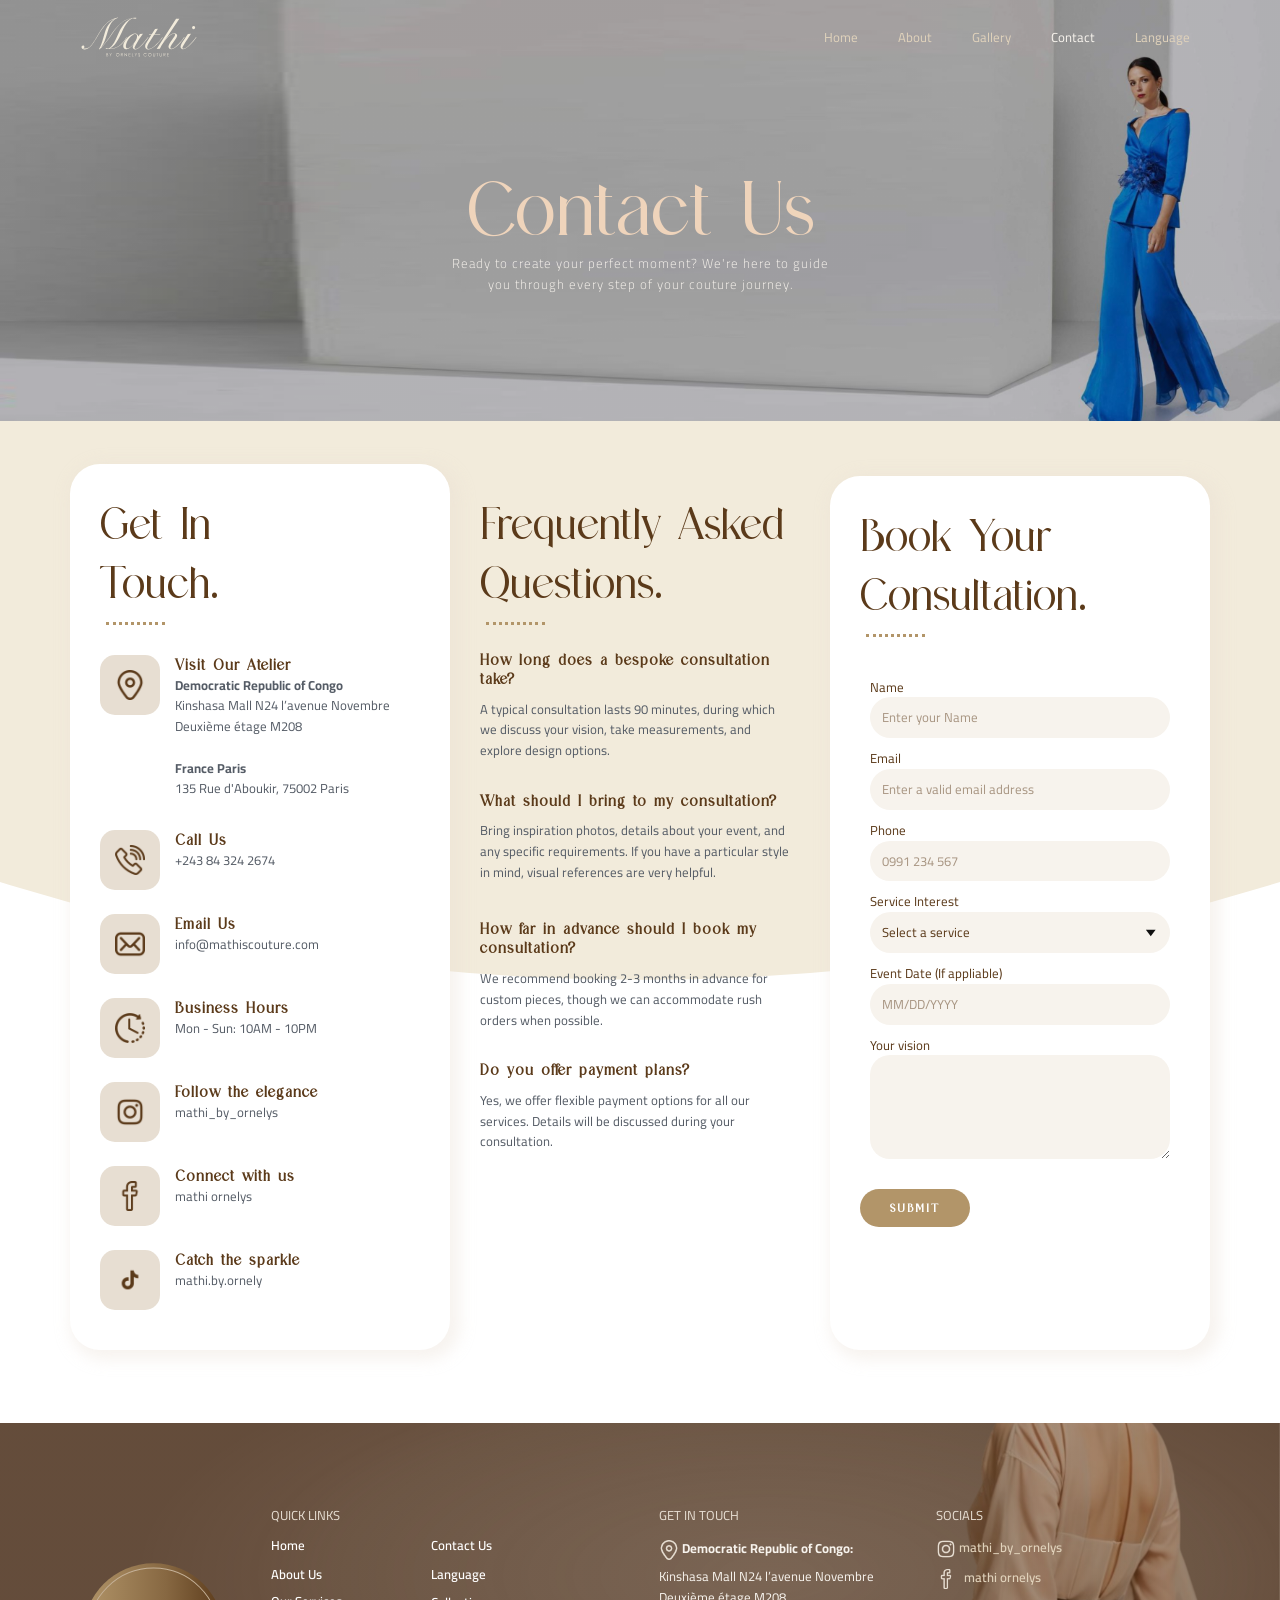
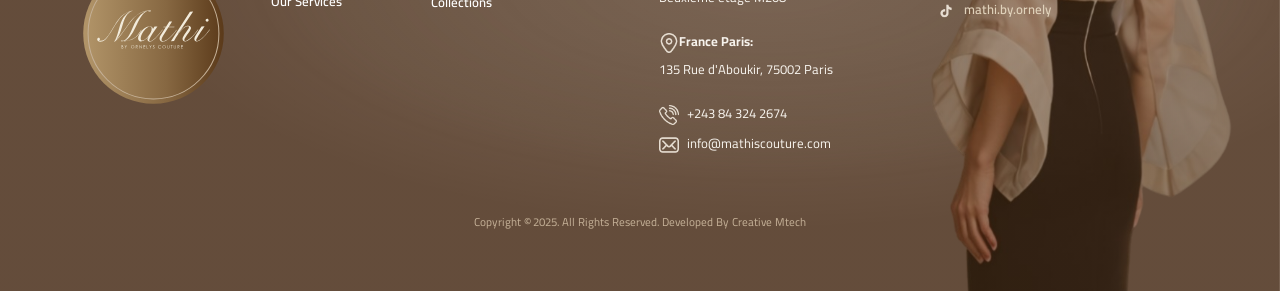
<file: Contact.html>
<!DOCTYPE html>
<html style="font-size: 13px;" lang="en-ZA"><head>
    <link rel="apple-touch-icon" sizes="180x180" href="/apple-touch-icon.png">
<link rel="icon" type="image/png" sizes="32x32" href="/favicon-32x32.png">
<link rel="icon" type="image/png" sizes="16x16" href="/favicon-16x16.png">
<link rel="manifest" href="/site.webmanifest">
    <meta name="viewport" content="width=device-width, initial-scale=1.0">
    <meta charset="utf-8">
    <meta name="keywords" content="Contact Mathi&amp;apos;s Kinshasa
Ornelys Couture contact
Evening dress boutique Kinshasa
Book fashion consultation
Kinshasa dress store contact
Mathi by Ornelys contact
Luxury dresses Kinshasa
Fashion boutique phone
Kinshasa Mall boutique
Designer dress consultation
Evening gown inquiry
Artisan dresses contact
Women&amp;apos;s fashion Kinshasa
Custom dress appointment
Mathi&amp;apos;s boutique email">
    <meta name="description" content="Get in touch with Mathi's, Kinshasa's premier evening dress boutique. Visit us at Kinshasa Mall, email Mathisbyornelys@gmail.com, or call 0843242674 to book a consultation!">
    <title>Contact Mathi's - Evening Dress Boutique in Kinshasa | Book a Consultation</title>
    <link rel="stylesheet" href="nicepage.css" media="screen">
<link rel="stylesheet" href="Contact.css" media="screen">
    <script class="u-script" type="text/javascript" src="jquery.js" defer=""></script>
    <script class="u-script" type="text/javascript" src="nicepage.js" defer=""></script>
    <meta name="generator" content="onedime.co.za">
    <meta property="og:title" content="Connect with Mathi's: Kinshasa's Elegant Dress Boutique">
    <meta property="og:description" content="Ready to shine? Contact Mathi's at Kinshasa Mall or via Mathisbyornelys@gmail.com. Book your consultation for artisan evening dresses inspired by Ornelys Couture today!">
    <meta property="og:image" content="https://mathi.com/images/mathi-logo.svg">
    <link rel="canonical" href="https://mathi.com/Contact">
    <link rel="icon" href="images/favicon.png">
    
    
    
    
    
    
    <link id="u-theme-google-font" rel="stylesheet" href="https://fonts.googleapis.com/css?family=Cairo:200,300,400,500,600,700,800,900">
    <script type="application/ld+json">{
		"@context": "http://schema.org",
		"@type": "Organization",
		"name": "Mathi",
		"url": "https://mathi.com/Contact",
		"logo": "images/mathi-logo-horizontal1.svg"
}</script>
    <meta name="theme-color" content="#478ac9">
    <meta property="og:url" content="https://mathi.com/Contact">
    <meta property="og:type" content="website">
  <meta name="referrer" content="origin"><meta data-intl-tel-input-cdn-path="intlTelInput/"></head>
  <body data-path-to-root="./" data-include-products="false" class="u-body u-clearfix u-overlap u-overlap-contrast u-overlap-transparent u-xl-mode" data-lang="en"><header class="u-clearfix u-header u-header" id="header"><div class="u-clearfix u-sheet u-valign-middle-lg u-valign-middle-sm u-sheet-1">
        <a href="./" data-page-id="1548714465" class="u-image u-logo u-image-1" data-image-width="1067" data-image-height="411">
          <img src="images/mathi-logo-horizontal1.svg" class="u-logo-image u-logo-image-1" title="Home">
        </a>
        <nav class="u-dropdown-icon u-menu u-menu-dropdown u-offcanvas u-menu-1" role="navigation" aria-label="Menu navigation">
          <div class="menu-collapse" style="font-size: 1rem; letter-spacing: 0px;">
            <a class="u-button-style u-custom-border-radius u-custom-left-right-menu-spacing u-custom-padding-bottom u-custom-text-active-color u-custom-text-color u-custom-text-hover-color u-custom-top-bottom-menu-spacing u-file-icon u-hamburger-link u-nav-link u-text-active-palette-3-light-2 u-text-hover-palette-3-light-2 u-text-palette-4-light-2 u-file-icon-1" href="#" tabindex="-1" aria-label="Open menu" aria-controls="d1fb">
              <img src="images/177041-9ea783b5.png" alt="">
            </a>
          </div>
          <div class="u-custom-menu u-nav-container">
            <ul role="menubar" class="u-nav u-unstyled u-nav-1"><li role="none" class="u-nav-item"><a role="menuitem" class="u-button-style u-nav-link u-radius u-text-active-palette-3-light-3 u-text-hover-palette-3-light-3 u-text-palette-3-light-2" href="./" style="padding: 10px 20px; --radius: 15px;">Home</a>
</li><li role="none" class="u-nav-item"><a role="menuitem" class="u-button-style u-nav-link u-radius u-text-active-palette-3-light-3 u-text-hover-palette-3-light-3 u-text-palette-3-light-2" href="About.html" style="padding: 10px 20px; --radius: 15px;">About</a>
</li><li role="none" class="u-nav-item"><a role="menuitem" class="u-button-style u-nav-link u-radius u-text-active-palette-3-light-3 u-text-hover-palette-3-light-3 u-text-palette-3-light-2" href="Gallery.html" style="padding: 10px 20px; --radius: 15px;">Gallery</a>
</li><li role="none" class="u-nav-item"><a role="menuitem" class="u-button-style u-nav-link u-radius u-text-active-palette-3-light-3 u-text-hover-palette-3-light-3 u-text-palette-3-light-2" href="Contact.html" style="padding: 10px 20px; --radius: 15px;">Contact</a>
</li><li role="none" class="u-nav-item"><a role="menuitem" class="u-button-style u-nav-link u-radius u-text-active-palette-3-light-3 u-text-hover-palette-3-light-3 u-text-palette-3-light-2 u-dialog-link" href="#popup-5e5a" style="padding: 10px 20px; --radius: 15px;">Language</a>
</li></ul>
</div>
</li></ul>
          </div>
          <div class="u-custom-menu u-nav-container-collapse" id="d1fb" role="region" aria-label="Menu panel">
            <div class="u-container-style u-inner-container-layout u-opacity u-opacity-95 u-palette-2-base u-sidenav">
              <div class="u-inner-container-layout u-sidenav-overflow">
                <div class="u-menu-close" tabindex="-1" aria-label="Close menu"></div>
                <ul class="u-align-center u-nav u-popupmenu-items u-unstyled u-nav-3" role="menubar"><li role="none" class="u-nav-item"><a role="menuitem" class="u-button-style u-nav-link" href="./">Home</a>
</li><li role="none" class="u-nav-item"><a role="menuitem" class="u-button-style u-nav-link" href="About.html">About</a>
</li><li role="none" class="u-nav-item"><a role="menuitem" class="u-button-style u-nav-link" href="Gallery.html">Gallery</a>
</li><li role="none" class="u-nav-item"><a role="menuitem" class="u-button-style u-nav-link" href="Contact.html">Contact</a>
</li><li role="none" class="u-nav-item"><a tabindex="-1" role="menuitem" class="u-button-style u-nav-link u-dialog-link" href="#popup-5e5a">Language</a>
</li></ul>
</div>
</li></ul>
              </div>
            </div>
            <div class="u-black u-menu-overlay u-opacity u-opacity-70"></div>
          </div>
        </nav>
      </div></header>
    <section class="u-align-center u-clearfix u-container-align-center u-image u-shading u-section-1" id="sec-d2e3" data-image-width="3543" data-image-height="1417">
      <div class="u-clearfix u-sheet u-valign-middle-sm u-sheet-1">
        <h1 class="u-align-center u-text u-text-1" data-animation-name="customAnimationIn" data-animation-duration="1000" data-animation-delay="0">Contact Us</h1>
        <p class="u-align-center u-text u-text-palette-3-light-3 u-text-2" data-animation-name="customAnimationIn" data-animation-duration="1000" data-animation-delay="200"> Ready to create your perfect moment? We're here to guide you through every step of your couture journey.</p>
      </div>
    </section>
    <section class="u-clearfix u-image u-section-2" id="block-1" data-image-width="1134" data-image-height="454">
      <div class="u-clearfix u-sheet u-valign-bottom-sm u-valign-bottom-xs u-valign-middle-lg u-valign-middle-xl u-sheet-1">
        <div class="data-layout-selected u-clearfix u-expanded-width u-layout-wrap u-layout-wrap-1">
          <div class="u-layout">
            <div class="u-layout-row">
              <div class="u-container-style u-layout-cell u-size-19-lg u-size-19-md u-size-19-sm u-size-19-xs u-size-20-xl u-layout-cell-1" data-animation-name="customAnimationIn" data-animation-duration="1000" data-animation-delay="0">
                <div class="u-container-layout u-valign-bottom-sm u-valign-top-xl u-container-layout-1">
                  <div class="u-container-style u-expanded-width u-group u-radius u-shape-round u-white u-group-1">
                    <div class="u-container-layout u-valign-middle-sm u-valign-top-xl u-valign-top-xs u-container-layout-2">
                      <div class="u-clearfix u-expanded-width u-group-elements u-group-elements-1">
                        <h3 class="u-align-left u-text u-text-palette-2-base u-text-1">Get In&nbsp;<br>Touch.
                        </h3>
                        <div class="u-border-3 u-border-palette-3-base u-line u-line-horizontal u-line-1"></div>
                      </div>
                      <div class="u-expanded-width u-list u-list-1">
                        <div class="u-repeater u-repeater-1">
                          <div class="u-container-style u-list-item u-radius u-repeater-item u-shape-round u-list-item-1">
                            <div class="u-container-layout u-similar-container u-valign-bottom-sm u-container-layout-3">
                              <div class="custom-expanded u-container-align-center u-container-style u-group u-palette-4-light-2 u-radius u-shape-round u-group-2">
                                <div class="u-container-layout u-valign-middle u-container-layout-4"><span class="u-file-icon u-icon u-text-palette-2-base u-icon-1"><img src="images/4178437-69baa42b.png" alt=""></span>
                                </div>
                              </div>
                              <div class="custom-expanded u-container-style u-expanded-width-md u-expanded-width-sm u-group u-shape-rectangle u-group-3">
                                <div class="u-container-layout u-container-layout-5">
                                  <h5 class="u-text u-text-default-xl u-text-2"> Visit Our Atelier</h5>
                                  <p class="u-text u-text-3"><span style="font-weight: 700;"> Democratic Republic of Congo</span>
                                    <br>Kinshasa Mall N24 l’avenue Novembre Deuxième étage M208<br>
                                    <br><span style="font-weight: 700;">France Paris</span>
                                    <br> 135 Rue d'Aboukir, 75002 Paris<br>
                                    <br>
                                  </p>
                                </div>
                              </div>
                            </div>
                          </div>
                          <div class="u-container-style u-list-item u-radius u-repeater-item u-shape-round u-list-item-2">
                            <div class="u-container-layout u-similar-container u-valign-bottom-sm u-container-layout-6">
                              <div class="custom-expanded u-container-align-center u-container-style u-group u-palette-4-light-2 u-radius u-shape-round u-group-4">
                                <div class="u-container-layout u-valign-middle u-container-layout-7"><span class="u-file-icon u-icon u-text-palette-2-base u-icon-2"><img src="images/327589-a12f4bbe.png" alt=""></span>
                                </div>
                              </div>
                              <div class="custom-expanded u-container-style u-expanded-width-md u-expanded-width-sm u-group u-shape-rectangle u-group-5">
                                <div class="u-container-layout u-container-layout-8">
                                  <h5 class="u-text u-text-default-xl u-text-4"> Call Us</h5>
                                  <p class="u-text u-text-5"> +243 84 324 2674&nbsp;</p>
                                </div>
                              </div>
                            </div>
                          </div>
                          <div class="u-container-style u-list-item u-radius u-repeater-item u-shape-round u-list-item-3">
                            <div class="u-container-layout u-similar-container u-valign-bottom-sm u-container-layout-9">
                              <div class="custom-expanded u-container-align-center u-container-style u-group u-palette-4-light-2 u-radius u-shape-round u-group-6">
                                <div class="u-container-layout u-valign-middle u-container-layout-10"><span class="u-file-icon u-icon u-text-palette-2-base u-icon-3"><img src="images/7379708-8161aa9f.png" alt=""></span>
                                </div>
                              </div>
                              <div class="custom-expanded u-container-style u-expanded-width-md u-expanded-width-sm u-group u-shape-rectangle u-group-7">
                                <div class="u-container-layout u-container-layout-11">
                                  <h5 class="u-text u-text-default-xl u-text-6"> Email Us</h5>
                                  <p class="u-text u-text-7"> info@mathiscouture.com</p>
                                </div>
                              </div>
                            </div>
                          </div>
                          <div class="u-container-style u-list-item u-radius u-repeater-item u-shape-round u-list-item-4">
                            <div class="u-container-layout u-similar-container u-valign-bottom-sm u-container-layout-12">
                              <div class="custom-expanded u-container-align-center u-container-style u-group u-palette-4-light-2 u-radius u-shape-round u-group-8">
                                <div class="u-container-layout u-valign-middle u-container-layout-13"><span class="u-file-icon u-icon u-text-palette-2-base u-icon-4"><img src="images/66163-7b724fd2.png" alt=""></span>
                                </div>
                              </div>
                              <div class="custom-expanded u-container-style u-expanded-width-md u-expanded-width-sm u-group u-shape-rectangle u-group-9">
                                <div class="u-container-layout u-container-layout-14">
                                  <h5 class="u-text u-text-default-xl u-text-8"> Business Hours </h5>
                                  <p class="u-text u-text-9"> Mon - Sun: 10AM - 10PM&nbsp;<br>
                                    <br>
                                  </p>
                                </div>
                              </div>
                            </div>
                          </div>
                          <div class="u-container-style u-list-item u-radius u-repeater-item u-shape-round u-list-item-5">
                            <div class="u-container-layout u-similar-container u-valign-bottom-sm u-container-layout-15">
                              <div class="custom-expanded u-container-align-center u-container-style u-group u-palette-4-light-2 u-radius u-shape-round u-group-10">
                                <div class="u-container-layout u-valign-middle u-container-layout-16"><span class="u-file-icon u-icon u-text-palette-2-base u-icon-5"><img src="images/instagram-54-327cd973.png" alt=""></span>
                                </div>
                              </div>
                              <div class="custom-expanded u-container-style u-expanded-width-md u-expanded-width-sm u-group u-shape-rectangle u-group-11">
                                <div class="u-container-layout u-container-layout-17">
                                  <h5 class="u-text u-text-default-xl u-text-10"> Follow the elegance </h5>
                                  <p class="u-text u-text-11"> mathi_by_ornelys&nbsp;</p>
                                </div>
                              </div>
                            </div>
                          </div>
                          <div class="u-container-style u-list-item u-radius u-repeater-item u-shape-round u-list-item-6">
                            <div class="u-container-layout u-similar-container u-valign-bottom-sm u-container-layout-18">
                              <div class="custom-expanded u-container-align-center u-container-style u-group u-palette-4-light-2 u-radius u-shape-round u-group-12">
                                <div class="u-container-layout u-valign-middle u-container-layout-19"><span class="u-file-icon u-icon u-text-palette-2-base u-icon-6"><img src="images/facebook-206-615678d4.png" alt=""></span>
                                </div>
                              </div>
                              <div class="custom-expanded u-container-style u-expanded-width-md u-expanded-width-sm u-group u-shape-rectangle u-group-13">
                                <div class="u-container-layout u-container-layout-20">
                                  <h5 class="u-text u-text-default-xl u-text-12"> Connect with us</h5>
                                  <p class="u-text u-text-13"> mathi ornelys&nbsp;</p>
                                </div>
                              </div>
                            </div>
                          </div>
                          <div class="u-container-style u-list-item u-radius u-repeater-item u-shape-round u-list-item-7">
                            <div class="u-container-layout u-similar-container u-valign-bottom-sm u-container-layout-21">
                              <div class="custom-expanded u-container-align-center u-container-style u-group u-palette-4-light-2 u-radius u-shape-round u-group-14">
                                <div class="u-container-layout u-valign-middle u-container-layout-22"><span class="u-file-icon u-icon u-text-palette-2-base u-icon-7"><img src="images/icon_tiktok-1-01e5b9eb.png" alt=""></span>
                                </div>
                              </div>
                              <div class="custom-expanded u-container-style u-expanded-width-md u-expanded-width-sm u-group u-shape-rectangle u-group-15">
                                <div class="u-container-layout u-container-layout-23">
                                  <h5 class="u-text u-text-default-xl u-text-14"> Catch the sparkle</h5>
                                  <p class="u-text u-text-15"> mathi.by.ornely</p>
                                </div>
                              </div>
                            </div>
                          </div>
                        </div>
                      </div>
                    </div>
                  </div>
                </div>
              </div>
              <div class="u-container-style u-layout-cell u-size-20-xl u-size-22-lg u-size-22-md u-size-22-sm u-size-22-xs u-layout-cell-2" data-animation-name="customAnimationIn" data-animation-duration="1000" data-animation-delay="200">
                <div class="u-container-layout u-container-layout-24">
                  <div class="u-clearfix u-expanded-width u-group-elements u-group-elements-2">
                    <h3 class="u-align-left u-text u-text-palette-2-base u-text-16" data-animation-name="customAnimationIn" data-animation-duration="1000" data-animation-delay="0"> Frequently Asked Questions.</h3>
                    <div class="u-border-3 u-border-palette-3-base u-line u-line-horizontal u-line-2" data-animation-name="customAnimationIn" data-animation-duration="1000" data-animation-delay="200"></div>
                  </div>
                  <div class="u-expanded-width u-list u-list-2">
                    <div class="u-repeater u-repeater-2">
                      <div class="u-container-style u-list-item u-repeater-item">
                        <div class="u-container-layout u-similar-container u-valign-top-lg u-valign-top-md u-valign-top-sm u-valign-top-xs u-container-layout-25">
                          <div class="custom-expanded u-container-style u-group u-shape-rectangle u-group-16">
                            <div class="u-container-layout u-container-layout-26">
                              <h5 class="u-text u-text-default u-text-17"> How long does a bespoke consultation take?</h5>
                              <p class="u-text u-text-default u-text-18"> A typical consultation lasts 90 minutes, during which we discuss your vision, take measurements, and explore design options.</p>
                            </div>
                          </div>
                        </div>
                      </div>
                      <div class="u-container-style u-list-item u-repeater-item">
                        <div class="u-container-layout u-similar-container u-valign-top-lg u-valign-top-md u-valign-top-sm u-valign-top-xs u-container-layout-27">
                          <div class="custom-expanded u-container-style u-group u-shape-rectangle u-group-17">
                            <div class="u-container-layout u-container-layout-28">
                              <h5 class="u-text u-text-default u-text-19"> What should I bring to my consultation?</h5>
                              <p class="u-text u-text-default u-text-20"> Bring inspiration photos, details about your event, and any specific requirements. If you have a particular style in mind, visual references are very helpful.</p>
                            </div>
                          </div>
                        </div>
                      </div>
                      <div class="u-container-style u-list-item u-repeater-item">
                        <div class="u-container-layout u-similar-container u-valign-top-lg u-valign-top-md u-valign-top-sm u-valign-top-xs u-container-layout-29">
                          <div class="custom-expanded u-container-style u-group u-shape-rectangle u-group-18">
                            <div class="u-container-layout u-container-layout-30">
                              <h5 class="u-text u-text-default u-text-21"> How far in advance should I book my consultation?</h5>
                              <p class="u-text u-text-default u-text-22"> We recommend booking 2-3 months in advance for custom pieces, though we can accommodate rush orders when possible.</p>
                            </div>
                          </div>
                        </div>
                      </div>
                      <div class="u-container-style u-list-item u-repeater-item">
                        <div class="u-container-layout u-similar-container u-valign-top-lg u-valign-top-md u-valign-top-sm u-valign-top-xs u-container-layout-31">
                          <div class="custom-expanded u-container-style u-group u-shape-rectangle u-group-19">
                            <div class="u-container-layout u-container-layout-32">
                              <h5 class="u-text u-text-default u-text-23"> Do you offer payment plans?</h5>
                              <p class="u-text u-text-default u-text-24"> Yes, we offer flexible payment options for all our services. Details will be discussed during your consultation.</p>
                            </div>
                          </div>
                        </div>
                      </div>
                    </div>
                  </div>
                </div>
              </div>
              <div class="u-container-style u-layout-cell u-size-19-lg u-size-19-md u-size-19-sm u-size-19-xs u-size-20-xl u-layout-cell-3" data-animation-name="customAnimationIn" data-animation-duration="1000" data-animation-delay="400">
                <div class="u-container-layout u-valign-bottom-xl u-valign-top-md u-container-layout-33">
                  <div class="u-container-style u-expanded-width u-group u-radius u-shape-round u-white u-group-20">
                    <div class="u-container-layout u-container-layout-34">
                      <h3 class="u-align-left u-text u-text-palette-2-base u-text-25"> Book Your Consultation.</h3>
                      <div class="u-border-3 u-border-palette-3-base u-line u-line-horizontal u-line-3"></div>
                      <div class="u-expanded-width u-form u-form-1">
                          <form>
                              
                          </form>
                        <form action="" id="mailform" class="u-clearfix u-form-spacing-10 u-form-vertical u-inner-form" source="email" name="form" style="padding: 10px;" method="post">
                          <div class="u-form-group u-form-name">
                            <label for="name-fc20" class="u-label u-text-palette-2-base">Name</label>
                            <input type="text" placeholder="Enter your Name" id="name-fc20" name="name" class="u-input u-input-rectangle" required="">
                          </div>
                          <div class="u-form-email u-form-group">
                            <label for="email-fc20" class="u-label u-text-palette-2-base">Email</label>
                            <input type="email" placeholder="Enter a valid email address" id="email-fc20" name="email" class="u-input u-input-rectangle" required="">
                          </div>
                          <div class="u-form-group u-form-phone u-form-group-3">
                            <label for="phone-5a01" class="u-label u-text-palette-2-base">Phone</label>
                            <input type="tel" placeholder="0991 234 567" id="phone-5a01" name="phone" class="u-input u-input-rectangle" required="" data-country-code="cd">
                          </div>
                          <div class="u-form-group u-form-select u-form-group-4">
                            <label for="select-32cf" class="u-label u-text-palette-2-base">Service Interest</label>
                            <div class="u-form-select-wrapper">
                              <select id="select-32cf" name="service-selection" class="u-input u-input-rectangle" required="required">
                                <option data-calc="none" value="none" selected="selected">Select a service</option>
                                <option value="Bespoke Consultation" data-calc="Bespoke Consultation">Bespoke Consultation</option>
                                <option value="Couture Alterations" data-calc="Couture Alterations">Couture Alterations</option>
                                <option value="Ready-to-Wear" data-calc="Ready-to-Wear">Ready-to-Wear</option>
                                <option data-calc="Bridal Consultation" value="Bridal Consultation">Bridal Consultation</option>
                                <option data-calc="Personal Styling" value="Personal Styling">Personal Styling</option>
                                <option data-calc="VIP Experience" value="VIP Experience">VIP Experience</option>
                                <option data-calc="Other" value="Other">Other</option>
                              </select>
                              <svg class="u-caret u-caret-svg" version="1.1" id="Layer_1" xmlns="http://www.w3.org/2000/svg" xmlns:xlink="http://www.w3.org/1999/xlink" x="0px" y="0px" width="16px" height="16px" viewBox="0 0 16 16" style="fill:currentColor;" xml:space="preserve"><polygon class="st0" points="8,12 2,4 14,4 "></polygon></svg>
                            </div>
                          </div>
                          <div class="u-form-date u-form-group u-form-group-5">
                            <label for="date-6227" class="u-label u-text-palette-2-base">Event Date (If appliable)</label>
                            <input type="text" placeholder="MM/DD/YYYY" id="date-6227" name="date" class="u-input u-input-rectangle" data-date-format="mm/dd/yyyy">
                          </div>
                          <div class="u-form-group u-form-message">
                            <label for="message-fc20" class="u-label u-text-palette-2-base">Your vision</label>
                            <textarea placeholder="" rows="4" cols="50" id="message-fc20" name="message" class="u-input u-input-rectangle u-radius u-input-6" required=""></textarea>
                          </div>
                          <button type="submit" class="u-btn u-button-style u-btn-1">Submit</button>
                          <div>
                              <span id="submit_msg" style="display: inline-block;" ></span>
                          </div>
                    
                          
                         
                        </form>
                      </div>
                    </div>
                  </div>
                </div>
              </div>
            </div>
          </div>
        </div>
      </div>
    </section>
    
    
    
    
    <footer class="u-align-center u-clearfix u-container-align-center u-footer u-image u-shading u-footer" id="footer" data-image-width="3544" data-image-height="1418"><div class="u-clearfix u-sheet u-valign-middle-md u-valign-middle-xs u-sheet-1">
        <div class="data-layout-selected u-clearfix u-expanded-width u-layout-wrap u-layout-wrap-1">
          <div class="u-layout">
            <div class="u-layout-row">
              <div class="u-container-style u-layout-cell u-size-11-lg u-size-11-md u-size-11-sm u-size-11-xs u-size-9-xl u-layout-cell-1">
                <div class="u-container-layout u-container-layout-1">
                  <img class="u-expanded-height u-image u-image-contain u-image-default u-preserve-proportions u-image-1" src="images/mathi-logo1.svg" alt="" data-image-width="1316" data-image-height="1316" data-href="./" data-page-id="1548714465" title="Home">
                </div>
              </div>
              <div class="u-container-style u-layout-cell u-size-11-lg u-size-11-md u-size-11-sm u-size-11-xs u-size-9-xl u-layout-cell-2">
                <div class="u-container-layout u-valign-middle-sm u-valign-middle-xs u-container-layout-2">
                  <p class="u-text u-text-palette-4-light-2 u-text-1">QUICK LINKS</p>
                  <div class="u-align-left u-clearfix u-expanded-width-lg u-expanded-width-md u-expanded-width-sm u-expanded-width-xs u-group-elements u-group-elements-1">
                    <p class="u-align-left u-text u-text-default u-text-palette-4-light-2 u-text-2">
                      <a class="u-active-none u-border-none u-btn u-button-link u-button-style u-hover-none u-none u-text-body-alt-color u-btn-1" href="./" data-page-id="1548714465" title="Home">Home</a>
                    </p>
                    <p class="u-align-left u-text u-text-default u-text-palette-4-light-2 u-text-3">
                      <a class="u-active-none u-border-none u-btn u-button-link u-button-style u-hover-none u-none u-text-body-alt-color u-btn-2" href="About.html" data-page-id="17250824" title="Home">About Us</a>
                    </p>
                    <p class="u-text u-text-palette-4-light-2 u-text-4">
                      <a class="u-active-none u-border-none u-btn u-button-link u-button-style u-hover-none u-none u-text-body-alt-color u-btn-3" href="./#carousel_81fa" data-page-id="1548714465" title="Home">Our Services</a>
                    </p>
                  </div>
                </div>
              </div>
              <div class="u-container-style u-layout-cell u-size-13-xl u-size-9-lg u-size-9-md u-size-9-sm u-size-9-xs u-layout-cell-3">
                <div class="u-container-layout u-container-layout-3">
                  <div class="custom-expanded u-clearfix u-group-elements u-group-elements-2">
                    <p class="u-align-left u-text u-text-palette-4-light-2 u-text-5">
                      <a class="u-active-none u-border-none u-btn u-button-link u-button-style u-hover-none u-none u-text-body-alt-color u-btn-4" href="Contact.html" data-page-id="327301569" title="Home">Contact Us</a>
                    </p>
                    <p class="u-align-left u-text u-text-default u-text-palette-4-light-2 u-text-6">
                      <a class="u-active-none u-border-none u-btn u-button-link u-button-style u-dialog-link u-hover-none u-none u-text-body-alt-color u-btn-5" href="#popup-5e5a" title="Home">Language</a>
                    </p>
                    <p class="u-text u-text-palette-4-light-2 u-text-7">
                      <a class="u-active-none u-border-none u-btn u-button-link u-button-style u-hover-none u-none u-text-body-alt-color u-btn-6" href="./#sec-64f0" data-page-id="1548714465" title="Home">Collections</a>
                    </p>
                  </div>
                </div>
              </div>
              <div class="u-container-style u-layout-cell u-size-14-lg u-size-14-xl u-size-18-md u-size-18-sm u-size-18-xs u-layout-cell-4">
                <div class="u-container-layout u-valign-bottom-xl u-valign-top-lg u-valign-top-md u-valign-top-sm u-valign-top-xs u-container-layout-4">
                  <p class="u-align-left u-text u-text-palette-4-light-2 u-text-8">GET IN TOUCH</p>
                  <p class="u-align-left u-text u-text-palette-3-light-3 u-text-9"><span class="u-file-icon u-icon u-text-palette-4-light-2 u-icon-1"><img src="images/4178437-093b94db.png" alt=""></span><span style="font-weight: 700;"> Democratic Republic of Congo:</span>
                    <br> Kinshasa Mall N24 l’avenue Novembre Deuxième étage M208<br>
                  </p>
                  <p class="u-align-left u-text u-text-palette-3-light-3 u-text-10"><span class="u-file-icon u-icon u-text-palette-4-light-2 u-icon-2"><img src="images/4178437-093b94db.png" alt=""></span><span style="font-weight: 700;">France Paris:</span>
                    <br>135 Rue d'Aboukir, 75002 Paris<br>
                  </p>
                  <p class="u-align-left u-text u-text-palette-3-light-3 u-text-11"><span class="u-file-icon u-icon u-text-palette-4-light-2 u-icon-3"><img src="images/327589-1749e15a.png" alt=""></span> +243 84 324 2674&nbsp;<br>
                  </p>
                  <p class="u-align-left u-text u-text-palette-3-light-3 u-text-12"><span class="u-file-icon u-icon u-text-palette-4-light-2 u-icon-4"><img src="images/7379708-7b7f9f69.png" alt=""></span>&nbsp;info@mathiscouture.com&nbsp;<br>
                  </p>
                </div>
              </div>
              <div class="u-container-style u-layout-cell u-size-11-md u-size-11-sm u-size-11-xs u-size-15-lg u-size-15-xl u-layout-cell-5">
                <div class="u-container-layout u-valign-top-lg u-valign-top-sm u-valign-top-xs u-container-layout-5">
                  <p class="u-align-left u-text u-text-palette-4-light-2 u-text-13">SocialS</p>
                  <p class="u-align-left u-text u-text-palette-3-light-3 u-text-14">
                    <a class="u-active-none u-border-none u-btn u-button-link u-button-style u-hover-none u-none u-text-palette-3-light-2 u-btn-7" href="https://www.instagram.com/mathi__by_ornelys/" target="_blank"><span class="u-file-icon u-icon u-text-palette-4-light-2 u-icon-5"><img src="images/instagram-54-b095b275.png" alt=""></span> mathi_by_ornelys
                    </a>
                  </p>
                  <p class="u-align-left u-text u-text-palette-3-light-3 u-text-15">
                    <a class="u-active-none u-border-none u-btn u-button-link u-button-style u-hover-none u-none u-text-palette-3-light-2 u-btn-8" href="https://www.facebook.com/profile.php?id=61578710638908" target="_blank"><span class="u-file-icon u-icon u-text-palette-4-light-2 u-icon-6"><img src="images/facebook-206-40363356.png" alt=""></span> mathi ornelys<br>
                    </a>
                  </p>
                  <p class="u-align-left u-text u-text-palette-3-light-3 u-text-16">
                    <a class="u-active-none u-border-none u-btn u-button-link u-button-style u-hover-none u-none u-text-palette-3-light-2 u-btn-9" href="https://www.tiktok.com/@mathi.by.ornelys?_t=ZM-8yFSonnXRg5&amp;_r=1" target="_blank"><span class="u-file-icon u-icon u-text-palette-4-light-2 u-icon-7"><img src="images/icon_tiktok-1-60a61af8.png" alt=""></span> mathi.by.ornely<br>
                    </a>
                  </p>
                </div>
              </div>
            </div>
          </div>
        </div>
        <p class="u-align-center u-small-text u-text u-text-palette-4-base u-text-variant u-text-17">Copyright&nbsp;<b>©&nbsp;</b>2025. All Rights Reserved. Developed By Creative Mtech
        </p>
      </div></footer>
  <section class="u-black u-clearfix u-container-style u-dialog-block u-opacity u-opacity-70 u-valign-middle-lg u-valign-middle-md u-valign-middle-sm u-valign-middle-xs u-dialog-section-6" id="popup-5e5a">
      <div class="u-container-style u-dialog u-radius u-shape-round u-white u-dialog-1">
        <div class="u-container-layout u-valign-middle-lg u-valign-middle-md u-valign-middle-sm u-valign-middle-xs u-container-layout-1">
          <br><br>
          <div style="width: 100px;" id="google_translate_element"></div>
        </div>
        <button class="u-dialog-close-button u-icon u-text-palette-2-base u-icon-1"><svg class="u-svg-link" preserveAspectRatio="xMidYMin slice" viewBox="0 0 16 16" style=""><use xmlns:xlink="http://www.w3.org/1999/xlink" xlink:href="#svg-efe9"></use></svg><svg xmlns="http://www.w3.org/2000/svg" xmlns:xlink="http://www.w3.org/1999/xlink" version="1.1" xml:space="preserve" class="u-svg-content" viewBox="0 0 16 16" x="0px" y="0px" id="svg-efe9"><rect x="7" y="0" transform="matrix(0.7071 -0.7071 0.7071 0.7071 -3.3138 8.0002)" width="2" height="16"></rect><rect x="0" y="7" transform="matrix(0.7071 -0.7071 0.7071 0.7071 -3.3138 8.0002)" width="16" height="2"></rect></svg></button>
      </div>
    </section><style>
        #google_translate_element {
  width: 100% !important;
  min-width: 100px;
  max-width: 100%;
  box-sizing: border-box;
  margin: 0 auto;
  display: block;
}
.goog-te-gadget {
  width: 100% !important;
  text-align: center;
}
.goog-te-combo {
  width: 100% !important;
  min-width: 80px;
  max-width: 100%;
}
.u-dialog-section-6 .u-dialog-1 {
  width: 300px;
  min-height: 131px;
  height: auto;
  --radius: 16px;
  margin: 408px auto 60px;
}

.u-dialog-section-6 .u-container-layout-1 {
  padding: 22px 30px 25px;
}

.u-dialog-section-6 .u-text-1 {
  margin: 16px auto 0;
}

.u-dialog-section-6 .u-text-2 {
  margin: 18px auto 0;
}

.u-dialog-section-6 .u-icon-1 {
  width: 18px;
  height: 18px;
}

@media (max-width: 767px) {
  .u-dialog-section-6 .u-container-layout-1 {
    padding-left: 10px;
    padding-right: 10px;
  }
}</style>
<script src="https://code.jquery.com/jquery-3.6.0.js" integrity="sha256-H+K7U5CnXl1h5ywQfKtSj8PCmoN9aaq30gDh27Xc0jk=" crossorigin="anonymous"></script>      
<script type="text/javascript">
  function googleTranslateElementInit() {
    new google.translate.TranslateElement({pageLanguage: 'en'}, 'google_translate_element');
    }
</script>
<script type="text/javascript" src="//translate.google.com/translate_a/element.js?cb=googleTranslateElementInit"></script>
  <script type="text/javascript">
               $(document).ready(function() {
                   $('#mailform').submit(function(e) {
                       e.preventDefault();
                       $.ajax({
                           type: "POST",
                           url: 'mail.php',
                           data: $(this).serialize(),
                           success: function(response)
                           {
                               var jsonData = JSON.parse(response);

                               // user is logged in successfully in the back-end
                               // let's redirect
                               if (jsonData.success == "1")
                               {
                                   $('#submit_msg').css('color', '#003399');
                                   $('#submit_msg').text("Message Sent!");
                               }
                              else if(jsonData.success == "0")
                               {
                                   $('#submit_msg').css('color', '#FF0000');
                                   $('#submit_msg').text("Could not Send Email. Try again!");
                               }
                              /* else{
                                   $('#submit_msg').css('color', '#FF0000');
                                   $('#submit_msg').text("Message Sent!");
                               }*/
                          }
                      });
                    });
               });
               </script>
</body></html>
</file>
